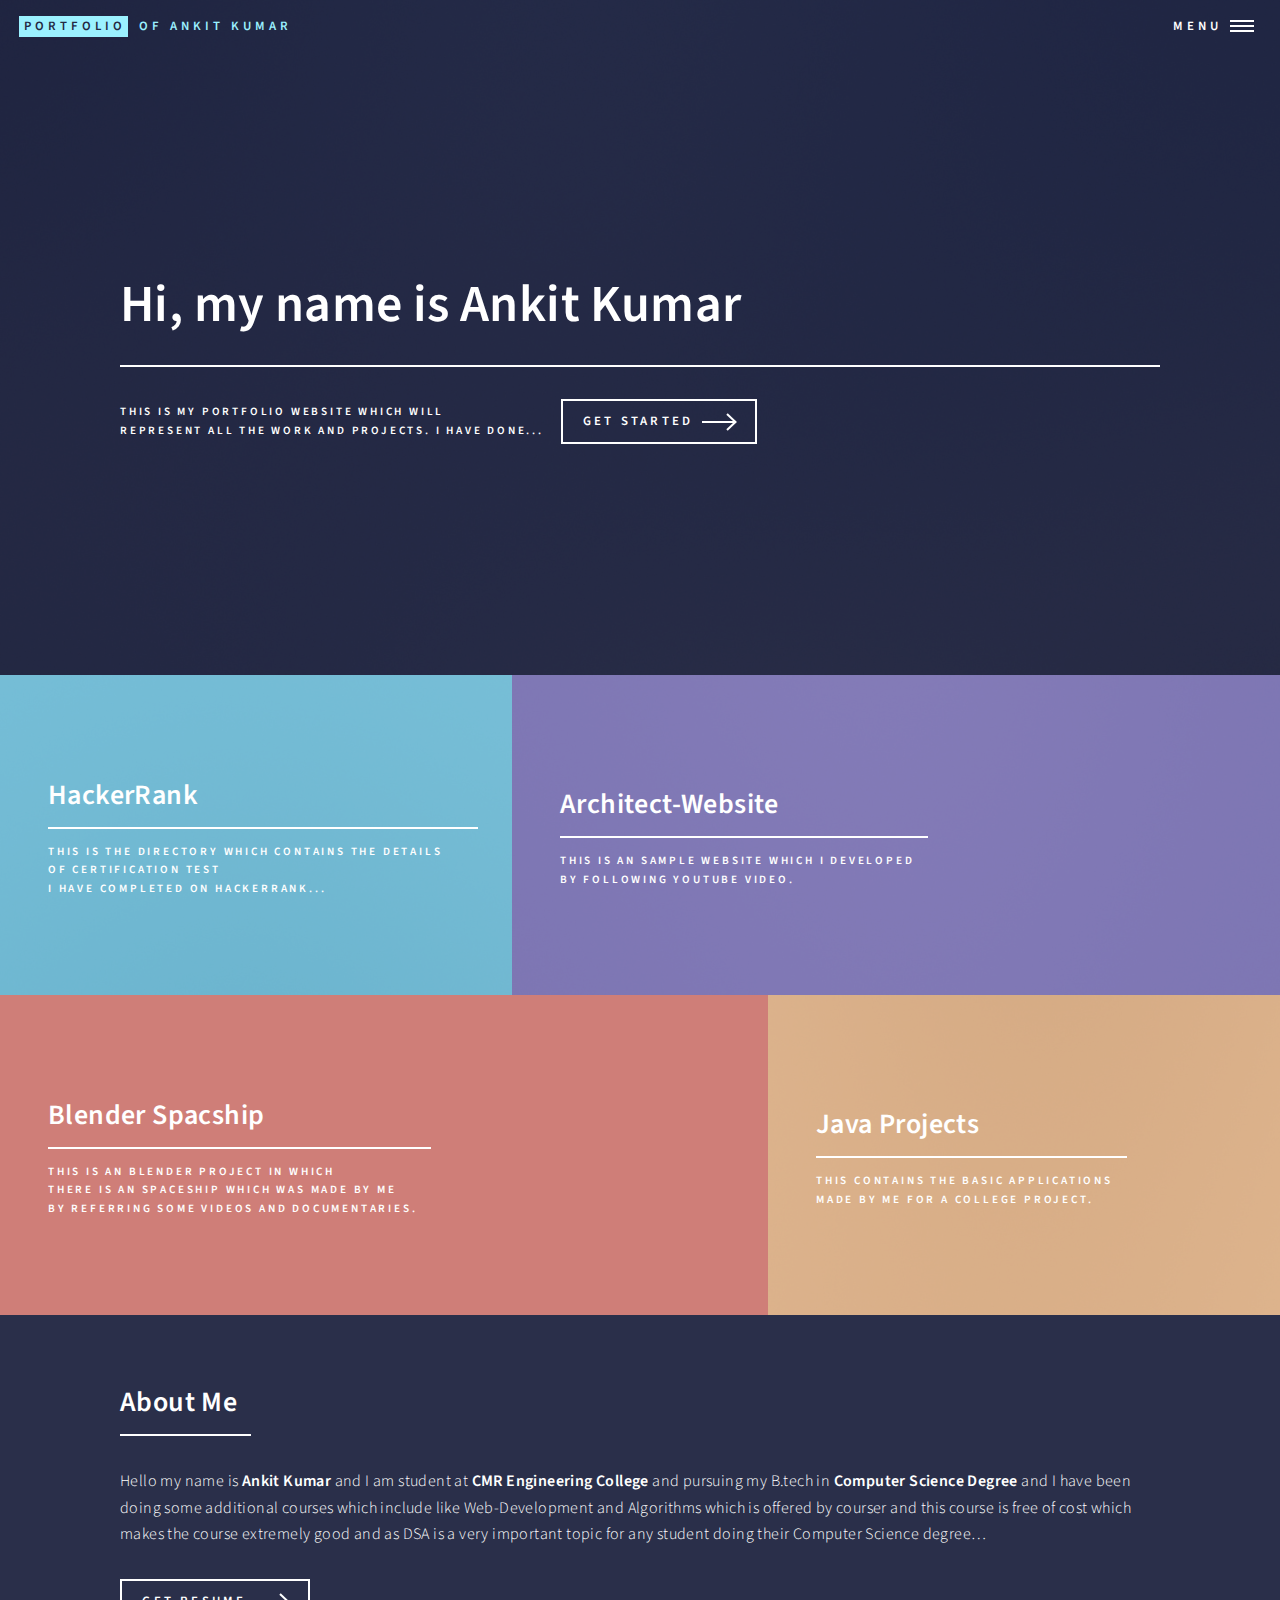
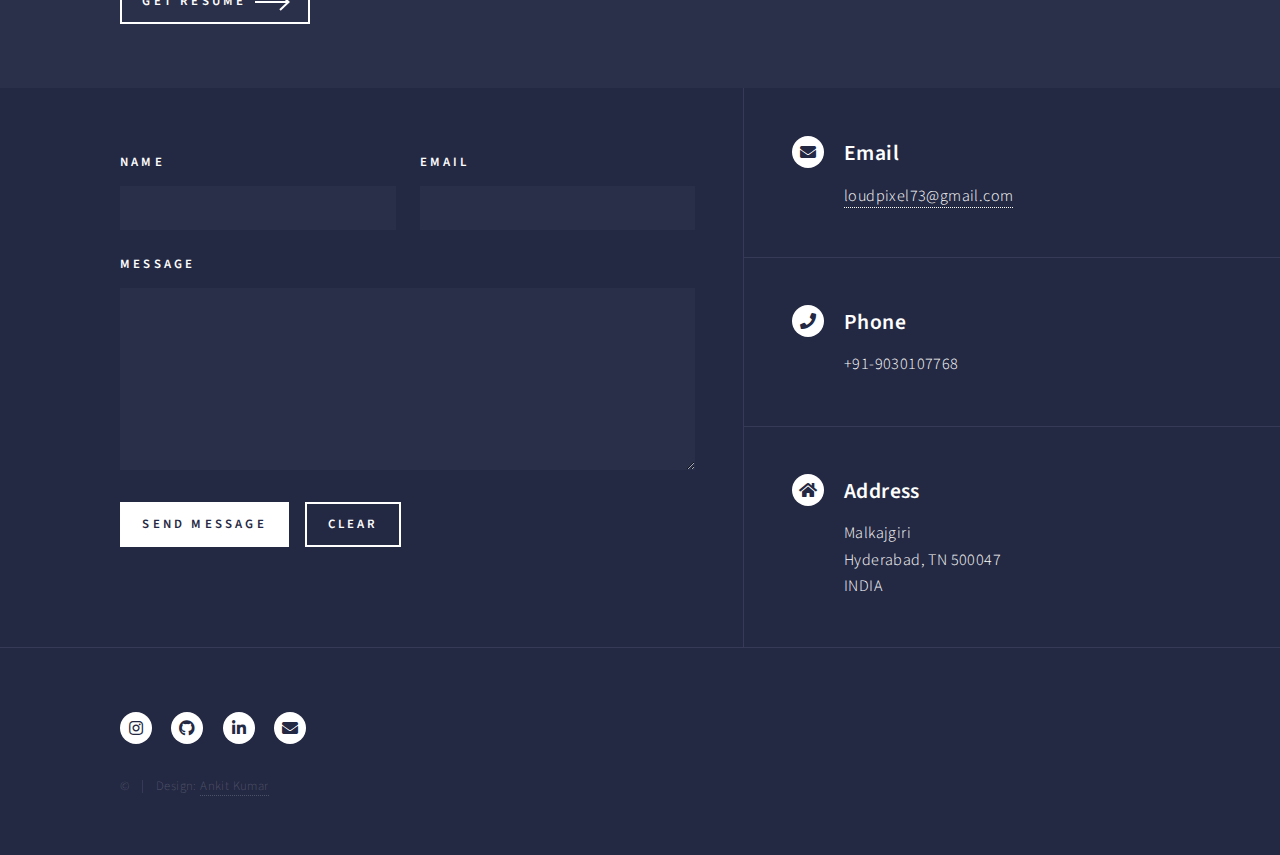
<file: index.html>
<!DOCTYPE HTML>

<html>
	<head>
		<title>PortFolio--Ankit Kumar--</title>
		<meta charset="utf-8" />
		<meta name="viewport" content="width=device-width, initial-scale=1, user-scalable=no" />
		<link rel="stylesheet" href="assets/css/main.css" />
		<noscript><link rel="stylesheet" href="assets/css/noscript.css" /></noscript>
	</head>
	<body class="is-preload">

		<!-- Wrapper -->
			<div id="wrapper">

				<!-- Header -->
					<header id="header" class="alt">
						<a href="index.html" class="logo"><strong>PortFolio</strong> <span>of Ankit Kumar</span></a>
						<nav>
							<a href="#menu">Menu</a>
						</nav>
					</header>

				<!-- Menu -->
					<nav id="menu">
						<ul class="links">
							<li><a href="index.html">Home</a></li>
							<li><a href="https://ankitkumar72.github.io/Hackerrank/">HackerRank</a></li>
							<li><a href="https://ankitkumar72.github.io/Architect-Website/">Website </a></li>
							<li><a href="elements.html">Blender Project</a></li>
							<li><a href="Pacman.html">Java Project</a></li>

						</ul>
						<ul class="actions stacked">
							<li><a href="#one" class="button primary fit">Get Started</a></li>
							
						</ul>
					</nav>

				<!-- Banner -->
					<section id="banner" class="major">
						<div class="inner">
							<header class="major">
								<h1>Hi, my name is Ankit Kumar</h1>
							</header>
							<div class="content">
								<p>This is My PortFolio Website which will<br />
								represent all the work and projects. I have done...</p>
								<ul class="actions">
									<li><a href="#one" class="button next scrolly">Get Started</a></li>
								</ul>
							</div>
						</div>
					</section>

				<!-- Main -->
					<div id="main">

						<!-- One -->
							<section id="one" class="tiles">
								<article>
									<span class="image">
										<img src="images/pic01.jpg" alt="" />
									</span>
									<header class="major">
										<h3><a href="https://ankitkumar72.github.io/Hackerrank/" class="link">HackerRank</a></h3>
										<p>This is the directory which contains the details of certification test <br/> I have completed on HackerRank...</p>
									</header>
								</article>
								<article>
									<span class="image">
										<img src="images/pic02.jpg" alt="" />
									</span>
									<header class="major">
										<h3><a href="https://ankitkumar72.github.io/Architect-Website/" class="link">Architect-Website</a></h3>
										<p>This is an Sample Website which I developed <br />by following YouTube video.</p>
									</header>
								</article>
								<article>
									<span class="image">
										<img src="images/Problem_Solving(Basic).png" alt="" />
									</span>
									<header class="major">
										<h3><a href="Blender.html" class="link">Blender Spacship</a></h3>
										<p>This is an Blender project in which <br />there is an Spaceship which was made by me <br />by referring some videos and documentaries.</p>
									</header>
								</article>
								<article>
									<span class="image">
										<img src="images/pic04.jpg" alt="" />
									</span>
									<header class="major">
										<h3><a href="https://ankitkumar72.github.io/Pacman/" class="link">Java Projects</a></h3>
										<p>This contains the basic applications<br/> made by me for a college project. </p>
									</header>
								</article>
							</section>

						<!-- Two -->
							<section id="two">
								<div class="inner">
									<header class="major">
										<h2>About Me</h2>
									</header>
									<p>Hello my name is <b>Ankit Kumar</b> and I am student at <b>CMR Engineering College</b> and pursuing my B.tech in <b>Computer Science Degree</b> and I have been  doing some additional courses which include like Web-Development and Algorithms which is offered by courser and this course is free of cost which makes the course extremely good and as DSA is a very important topic for any student doing their Computer Science degree…</p>
									<ul class="actions">
										<li><a href="Resume.html" class="button next">Get Resume</a></li>
									</ul>
								</div>
							</section>

					</div>

				<!-- Contact -->
					<section id="contact">
						<div class="inner">
							<section>
								<form method="post" action="#">
									<div class="fields">
										<div class="field half">
											<label for="name">Name</label>
											<input type="text" name="name" id="name" />
										</div>
										<div class="field half">
											<label for="email">Email</label>
											<input type="text" name="email" id="email" />
										</div>
										<div class="field">
											<label for="message">Message</label>
											<textarea name="message" id="message" rows="6"></textarea>
										</div>
									</div>
									<ul class="actions">
										<li><input type="submit" value="Send Message" class="primary" /></li>
										<li><input type="reset" value="Clear" /></li>
									</ul>
								</form>
							</section>
							<section class="split">
								<section>
									<div class="contact-method">
										<span class="icon solid alt fa-envelope"></span>
										<h3>Email</h3>
										<a href="">loudpixel73@gmail.com</a>
									</div>
								</section>
								<section>
									<div class="contact-method">
										<span class="icon solid alt fa-phone"></span>
										<h3>Phone</h3>
										<span>+91-9030107768</span>
									</div>
								</section>
								<section>
									<div class="contact-method">
										<span class="icon solid alt fa-home"></span>
										<h3>Address</h3>
										<span> Malkajgiri<br />
										Hyderabad, TN 500047<br />
										INDIA</span>
									</div>
								</section>
							</section>
						</div>
					</section>

				<!-- Footer -->
					<footer id="footer">
						<div class="inner">
							<ul class="icons">
								
								<li><a href="https://www.instagram.com/ankitkumar2856/" class="icon brands alt fa-instagram"><span class="label">Instagram</span></a></li>
								<li><a href="https://github.com/Ankitkumar72" class="icon brands alt fa-github"><span class="label">GitHub</span></a></li>
								<li><a href="https://www.linkedin.com/in/ankit-kumar-b35179239/" class="icon brands alt fa-linkedin-in"><span class="label">LinkedIn</span></a></li>
								<li><a href ="https://accounts.google.com/signin/v2/identifier?service=mail&passive=1209600&osid=1&continue=https%3A%2F%2Fmail.google.com%2Fmail%2Fu%2F0%2F&followup=https%3A%2F%2Fmail.google.com%2Fmail%2Fu%2F0%2F&emr=1&flowName=GlifWebSignIn&flowEntry=ServiceLogin" class="icon solid alt fa-envelope""><span class="label">Mail</span></a></li>
							</ul>
							<ul class="copyright">
								<li>&copy; </li><li>Design: <a href="https://github.com/Ankitkumar72">Ankit Kumar</a></li>
							</ul>
						</div>
					</footer>

			</div>

		<!-- Scripts -->
			<script src="assets/js/jquery.min.js"></script>
			<script src="assets/js/jquery.scrolly.min.js"></script>
			<script src="assets/js/jquery.scrollex.min.js"></script>
			<script src="assets/js/browser.min.js"></script>
			<script src="assets/js/breakpoints.min.js"></script>
			<script src="assets/js/util.js"></script>
			<script src="assets/js/main.js"></script>

	</body>
</html>
</file>
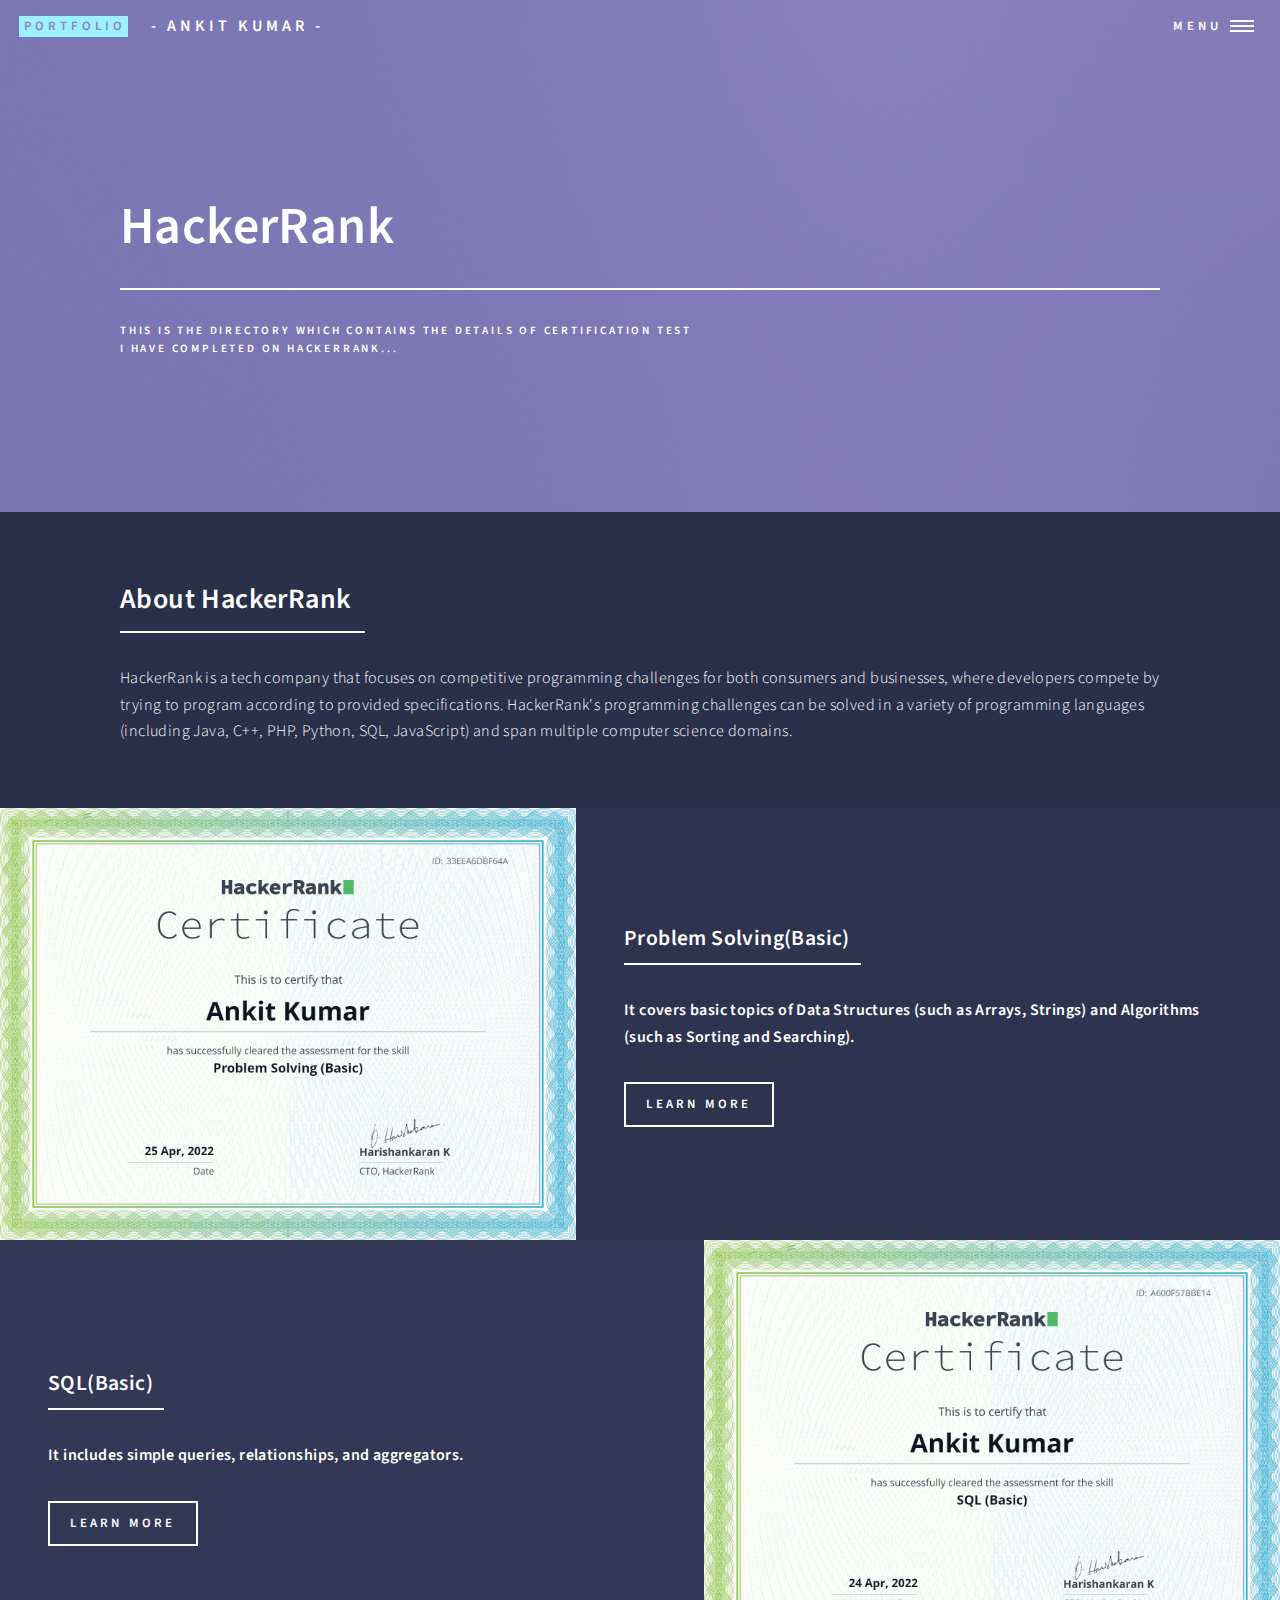
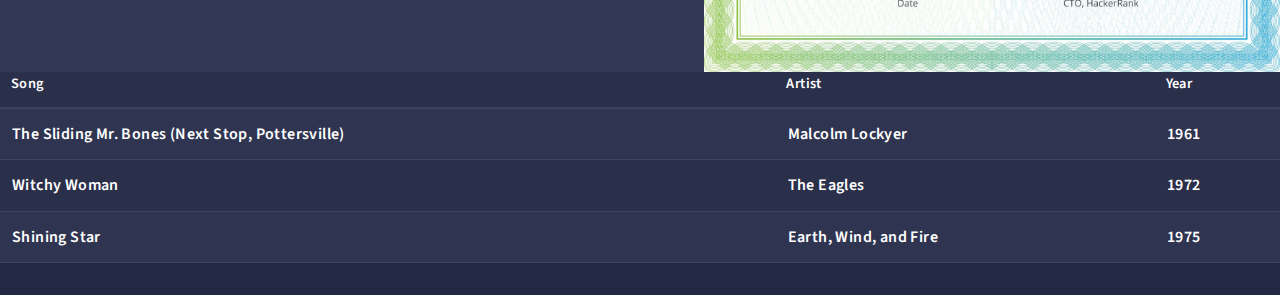
<file: landing.html>
<!DOCTYPE HTML>

<html>
	<head>
		<title>HackerRank - Ankit Kumar - </title>
		<meta charset="utf-8" />
		<meta name="viewport" content="width=device-width, initial-scale=1, user-scalable=no" />
		<link rel="stylesheet" href="assets/css/main.css" />
		<noscript><link rel="stylesheet" href="assets/css/noscript.css" /></noscript>
	</head>
	<body class="is-preload">

		<!-- Wrapper -->
			<div id="wrapper">

				<!-- Header -->
				<!-- Note: The "styleN" class below should match that of the banner element. -->
					<header id="header" class="alt style2">
						<a href="index.html" class="logo"><strong>Portfolio</strong></a> <span> - Ankit Kumar -</span></a>
						<nav>
							<a href="#menu">Menu</a>
						</nav>
					</header>

				<!-- Menu -->
					<nav id="menu">
						<ul class="links">
							<li><a href="index.html">Home</a></li>
							<li><a href="https://ankitkumar72.github.io/Hackerrank/">HackerRank</a></li>
							<li><a href="https://ankitkumar72.github.io/Architect-Website/">Website</a></li>
							<li><a href="elements.html">Blender Project</a></li>
							<li><a href="elements.html">Java Project</a></li>
						</ul>
						<ul class="actions stacked">
							<li><a href="#" class="button primary fit">Get Started</a></li>
							<li><a href="#" class="button fit">Log In</a></li>
						</ul>
					</nav>

				<!-- Banner -->
					<section id="banner" class="style2">
						<div class="inner">
							<span class="image">
								<img src="images/pic07.jpg" alt="" />
							</span>
							<header class="major">
								<h1>HackerRank</h1>
							</header>
							<div class="content">
								<p>This is the directory which contains the details of certification test <br/> I have completed on HackerRank...</p>

							</div>
						</div>
					</section>

				<!-- Main -->
					<div id="main">

						<!-- One -->
							<section id="one">
								<div class="inner">
									<header class="major">
										<h2>About HackerRank</h2>
									</header>
									<p> HackerRank is a tech company that focuses on competitive programming challenges for both consumers and businesses, where developers compete by trying to program according to provided specifications. HackerRank's programming challenges can be solved in a variety of programming languages (including Java, C++, PHP, Python, SQL, JavaScript) and span multiple computer science domains.</p>
								</div>
							</section>

						<!-- Two -->
							<section id="two" class="spotlights">
								<section>
									<a href="#" class="image">
										<img src="images/Problem_Solving(Basic).png" alt="" data-position="center center" />
									</a>
									<div class="content">
										<div class="inner">
											<header class="major">
												<h3>Problem Solving(Basic)</h3>
											</header>
											<p><b> It covers basic topics of Data Structures (such as Arrays, Strings) and Algorithms (such as Sorting and Searching). </b></p>
											<ul class="actions">
												<li><a href="https://www.hackerrank.com/skills-verification/problem_solving_basic" class="button">Learn more</a></li>
											</ul>
										</div>
									</div>
								</section>
								<section>
									<a href="#" class="image">
										<img src="images/SQL_Certificate.png" alt="" data-position="top center" />
									</a>
									<div class="content">
										<div class="inner">
											<header class="major">
												<h3>SQL(Basic)</h3>
											</header>
											<p><b>It includes simple queries, relationships, and aggregators.<b /></p>
											<ul class="actions">
												<li><a href="https://www.hackerrank.com/skills-verification/sql_basic" class="button">Learn more</a></li>
											</ul>
										</div>
									</div>
								</section>
							<section>
								<table class="table-auto">
									<thead>
									  <tr>
										<th>Song</th>
										<th>Artist</th>
										<th>Year</th>
									  </tr>
									</thead>
									<tbody>
									  <tr>
										<td>The Sliding Mr. Bones (Next Stop, Pottersville)</td>
										<td>Malcolm Lockyer</td>
										<td>1961</td>
									  </tr>
									  <tr>
										<td>Witchy Woman</td>
										<td>The Eagles</td>
										<td>1972</td>
									  </tr>
									  <tr>
										<td>Shining Star</td>
										<td>Earth, Wind, and Fire</td>
										<td>1975</td>
									  </tr>
									</tbody>
								  </table>
								</section>
			

		<!-- Scripts -->
			<script src="assets/js/jquery.min.js"></script>
			<script src="assets/js/jquery.scrolly.min.js"></script>
			<script src="assets/js/jquery.scrollex.min.js"></script>
			<script src="assets/js/browser.min.js"></script>
			<script src="assets/js/breakpoints.min.js"></script>
			<script src="assets/js/util.js"></script>
			<script src="assets/js/main.js"></script>

	</body>
</html>
</file>
<file: assets/css/noscript.css>
body.is-preload #banner:after {
		opacity: 1;
	}

	body.is-preload #banner > .inner {
		-moz-filter: none;
		-webkit-filter: none;
		-ms-filter: none;
		filter: none;
		-moz-transform: none;
		-webkit-transform: none;
		-ms-transform: none;
		transform: none;
		opacity: 1;
	}
</file>
<file: assets/css/main.css>
@import url(fontawesome-all.min.css);
@import url("https://fonts.googleapis.com/css?family=Source+Sans+Pro:300,300italic,600,600italic");



html, body, div, span, applet, object,
iframe, h1, h2, h3, h4, h5, h6, p, blockquote,
pre, a, abbr, acronym, address, big, cite,
code, del, dfn, em, img, ins, kbd, q, s, samp,
small, strike, strong, sub, sup, tt, var, b,
u, i, center, dl, dt, dd, ol, ul, li, fieldset,
form, label, legend, table, caption, tbody,
tfoot, thead, tr, th, td, article, aside,
canvas, details, embed, figure, figcaption,
footer, header, hgroup, menu, nav, output, ruby,
section, summary, time, mark, audio, video {
	margin: 0;
	padding: 0;
	border: 0;
	font-size: 100%;
	font: inherit;
	vertical-align: baseline;}

article, aside, details, figcaption, figure,
footer, header, hgroup, menu, nav, section {
	display: block;}

body {
	line-height: 1;
}

ol, ul {
	list-style: none;
}

blockquote, q {
	quotes: none;
}

	blockquote:before, blockquote:after, q:before, q:after {
		content: '';
		content: none;
	}

table {
	border-collapse: collapse;
	border-spacing: 0;
}

body {
	-webkit-text-size-adjust: none;
}

mark {
	background-color: transparent;
	color: inherit;
}

input::-moz-focus-inner {
	border: 0;
	padding: 0;
}

input, select, textarea {
	-moz-appearance: none;
	-webkit-appearance: none;
	-ms-appearance: none;
	appearance: none;
}

/* Basic */

	@-ms-viewport {
		width: device-width;
	}

	body {
		-ms-overflow-style: scrollbar;
	}

	@media screen and (max-width: 480px) {

		html, body {
			min-width: 320px;
		}

	}

	html {
		box-sizing: border-box;
	}

	*, *:before, *:after {
		box-sizing: inherit;
	}

	body {
		background: #242943;
	}

		body.is-preload *, body.is-preload *:before, body.is-preload *:after {
			-moz-animation: none !important;
			-webkit-animation: none !important;
			-ms-animation: none !important;
			animation: none !important;
			-moz-transition: none !important;
			-webkit-transition: none !important;
			-ms-transition: none !important;
			transition: none !important;
		}

/* Type */

	body, input, select, textarea {
		color: #ffffff;
		font-family: "Source Sans Pro", Helvetica, sans-serif;
		font-size: 17pt;
		font-weight: 300;
		letter-spacing: 0.025em;
		line-height: 1.65;
	}

		@media screen and (max-width: 1680px) {

			body, input, select, textarea {
				font-size: 14pt;
			}

		}

		@media screen and (max-width: 1280px) {

			body, input, select, textarea {
				font-size: 12pt;
			}

		}

		@media screen and (max-width: 360px) {

			body, input, select, textarea {
				font-size: 11pt;
			}

		}

	a {
		-moz-transition: color 0.2s ease-in-out, border-bottom-color 0.2s ease-in-out;
		-webkit-transition: color 0.2s ease-in-out, border-bottom-color 0.2s ease-in-out;
		-ms-transition: color 0.2s ease-in-out, border-bottom-color 0.2s ease-in-out;
		transition: color 0.2s ease-in-out, border-bottom-color 0.2s ease-in-out;
		border-bottom: dotted 1px;
		color: inherit;
		text-decoration: none;
	}

		a:hover {
			border-bottom-color: transparent;
			color: #9bf1ff !important;
		}

		a:active {
			color: #53e3fb !important;
		}

	strong, b {
		color: #ffffff;
		font-weight: 600;
	}

	em, i {
		font-style: italic;
	}

	p {
		margin: 0 0 2em 0;
	}

	h1, h2, h3, h4, h5, h6 {
		color: #ffffff;
		font-weight: 600;
		line-height: 1.65;
		margin: 0 0 1em 0;
	}

		h1 a, h2 a, h3 a, h4 a, h5 a, h6 a {
			color: inherit;
			border-bottom: 0;
		}

	h1 {
		font-size: 2.5em;
	}

	h2 {
		font-size: 1.75em;
	}

	h3 {
		font-size: 1.35em;
	}

	h4 {
		font-size: 1.1em;
	}

	h5 {
		font-size: 0.9em;
	}

	h6 {
		font-size: 0.7em;
	}

	@media screen and (max-width: 736px) {

		h1 {
			font-size: 2em;
		}

		h2 {
			font-size: 1.5em;
		}

		h3 {
			font-size: 1.25em;
		}

	}

	sub {
		font-size: 0.8em;
		position: relative;
		top: 0.5em;
	}

	sup {
		font-size: 0.8em;
		position: relative;
		top: -0.5em;
	}

	blockquote {
		border-left: solid 4px rgba(212, 212, 255, 0.1);
		font-style: italic;
		margin: 0 0 2em 0;
		padding: 0.5em 0 0.5em 2em;
	}

	code {
		background: rgba(212, 212, 255, 0.035);
		font-family: "Courier New", monospace;
		font-size: 0.9em;
		margin: 0 0.25em;
		padding: 0.25em 0.65em;
	}

	pre {
		-webkit-overflow-scrolling: touch;
		font-family: "Courier New", monospace;
		font-size: 0.9em;
		margin: 0 0 2em 0;
	}

		pre code {
			display: block;
			line-height: 1.75;
			padding: 1em 1.5em;
			overflow-x: auto;
		}

	hr {
		border: 0;
		border-bottom: solid 1px rgba(212, 212, 255, 0.1);
		margin: 2em 0;
	}

		hr.major {
			margin: 3em 0;
		}

	.align-left {
		text-align: left;
	}

	.align-center {
		text-align: center;
	}

	.align-right {
		text-align: right;
	}

/* Row */

	.row {
		display: flex;
		flex-wrap: wrap;
		box-sizing: border-box;
		align-items: stretch;
	}

		.row > * {
			box-sizing: border-box;
		}

		.row.gtr-uniform > * > :last-child {
			margin-bottom: 0;
		}

		.row.aln-left {
			justify-content: flex-start;
		}

		.row.aln-center {
			justify-content: center;
		}

		.row.aln-right {
			justify-content: flex-end;
		}

		.row.aln-top {
			align-items: flex-start;
		}

		.row.aln-middle {
			align-items: center;
		}

		.row.aln-bottom {
			align-items: flex-end;
		}

		.row > .imp {
			order: -1;
		}

		.row > .col-1 {
			width: 8.33333%;
		}

		.row > .off-1 {
			margin-left: 8.33333%;
		}

		.row > .col-2 {
			width: 16.66667%;
		}

		.row > .off-2 {
			margin-left: 16.66667%;
		}

		.row > .col-3 {
			width: 25%;
		}

		.row > .off-3 {
			margin-left: 25%;
		}

		.row > .col-4 {
			width: 33.33333%;
		}

		.row > .off-4 {
			margin-left: 33.33333%;
		}

		.row > .col-5 {
			width: 41.66667%;
		}

		.row > .off-5 {
			margin-left: 41.66667%;
		}

		.row > .col-6 {
			width: 50%;
		}

		.row > .off-6 {
			margin-left: 50%;
		}

		.row > .col-7 {
			width: 58.33333%;
		}

		.row > .off-7 {
			margin-left: 58.33333%;
		}

		.row > .col-8 {
			width: 66.66667%;
		}

		.row > .off-8 {
			margin-left: 66.66667%;
		}

		.row > .col-9 {
			width: 75%;
		}

		.row > .off-9 {
			margin-left: 75%;
		}

		.row > .col-10 {
			width: 83.33333%;
		}

		.row > .off-10 {
			margin-left: 83.33333%;
		}

		.row > .col-11 {
			width: 91.66667%;
		}

		.row > .off-11 {
			margin-left: 91.66667%;
		}

		.row > .col-12 {
			width: 100%;
		}

		.row > .off-12 {
			margin-left: 100%;
		}

		.row.gtr-0 {
			margin-top: 0;
			margin-left: 0em;
		}

			.row.gtr-0 > * {
				padding: 0 0 0 0em;
			}

			.row.gtr-0.gtr-uniform {
				margin-top: 0em;
			}

				.row.gtr-0.gtr-uniform > * {
					padding-top: 0em;
				}

		.row.gtr-25 {
			margin-top: 0;
			margin-left: -0.5em;
		}

			.row.gtr-25 > * {
				padding: 0 0 0 0.5em;
			}

			.row.gtr-25.gtr-uniform {
				margin-top: -0.5em;
			}

				.row.gtr-25.gtr-uniform > * {
					padding-top: 0.5em;
				}

		.row.gtr-50 {
			margin-top: 0;
			margin-left: -1em;
		}

			.row.gtr-50 > * {
				padding: 0 0 0 1em;
			}

			.row.gtr-50.gtr-uniform {
				margin-top: -1em;
			}

				.row.gtr-50.gtr-uniform > * {
					padding-top: 1em;
				}

		.row {
			margin-top: 0;
			margin-left: -2em;
		}

			.row > * {
				padding: 0 0 0 2em;
			}

			.row.gtr-uniform {
				margin-top: -2em;
			}

				.row.gtr-uniform > * {
					padding-top: 2em;
				}

		.row.gtr-150 {
			margin-top: 0;
			margin-left: -3em;
		}

			.row.gtr-150 > * {
				padding: 0 0 0 3em;
			}

			.row.gtr-150.gtr-uniform {
				margin-top: -3em;
			}

				.row.gtr-150.gtr-uniform > * {
					padding-top: 3em;
				}

		.row.gtr-200 {
			margin-top: 0;
			margin-left: -4em;
		}

			.row.gtr-200 > * {
				padding: 0 0 0 4em;
			}

			.row.gtr-200.gtr-uniform {
				margin-top: -4em;
			}

				.row.gtr-200.gtr-uniform > * {
					padding-top: 4em;
				}

		@media screen and (max-width: 1680px) {

			.row {
				display: flex;
				flex-wrap: wrap;
				box-sizing: border-box;
				align-items: stretch;
			}

				.row > * {
					box-sizing: border-box;
				}

				.row.gtr-uniform > * > :last-child {
					margin-bottom: 0;
				}

				.row.aln-left {
					justify-content: flex-start;
				}

				.row.aln-center {
					justify-content: center;
				}

				.row.aln-right {
					justify-content: flex-end;
				}

				.row.aln-top {
					align-items: flex-start;
				}

				.row.aln-middle {
					align-items: center;
				}

				.row.aln-bottom {
					align-items: flex-end;
				}

				.row > .imp-xlarge {
					order: -1;
				}

				.row > .col-1-xlarge {
					width: 8.33333%;
				}

				.row > .off-1-xlarge {
					margin-left: 8.33333%;
				}

				.row > .col-2-xlarge {
					width: 16.66667%;
				}

				.row > .off-2-xlarge {
					margin-left: 16.66667%;
				}

				.row > .col-3-xlarge {
					width: 25%;
				}

				.row > .off-3-xlarge {
					margin-left: 25%;
				}

				.row > .col-4-xlarge {
					width: 33.33333%;
				}

				.row > .off-4-xlarge {
					margin-left: 33.33333%;
				}

				.row > .col-5-xlarge {
					width: 41.66667%;
				}

				.row > .off-5-xlarge {
					margin-left: 41.66667%;
				}

				.row > .col-6-xlarge {
					width: 50%;
				}

				.row > .off-6-xlarge {
					margin-left: 50%;
				}

				.row > .col-7-xlarge {
					width: 58.33333%;
				}

				.row > .off-7-xlarge {
					margin-left: 58.33333%;
				}

				.row > .col-8-xlarge {
					width: 66.66667%;
				}

				.row > .off-8-xlarge {
					margin-left: 66.66667%;
				}

				.row > .col-9-xlarge {
					width: 75%;
				}

				.row > .off-9-xlarge {
					margin-left: 75%;
				}

				.row > .col-10-xlarge {
					width: 83.33333%;
				}

				.row > .off-10-xlarge {
					margin-left: 83.33333%;
				}

				.row > .col-11-xlarge {
					width: 91.66667%;
				}

				.row > .off-11-xlarge {
					margin-left: 91.66667%;
				}

				.row > .col-12-xlarge {
					width: 100%;
				}

				.row > .off-12-xlarge {
					margin-left: 100%;
				}

				.row.gtr-0 {
					margin-top: 0;
					margin-left: 0em;
				}

					.row.gtr-0 > * {
						padding: 0 0 0 0em;
					}

					.row.gtr-0.gtr-uniform {
						margin-top: 0em;
					}

						.row.gtr-0.gtr-uniform > * {
							padding-top: 0em;
						}

				.row.gtr-25 {
					margin-top: 0;
					margin-left: -0.5em;
				}

					.row.gtr-25 > * {
						padding: 0 0 0 0.5em;
					}

					.row.gtr-25.gtr-uniform {
						margin-top: -0.5em;
					}

						.row.gtr-25.gtr-uniform > * {
							padding-top: 0.5em;
						}

				.row.gtr-50 {
					margin-top: 0;
					margin-left: -1em;
				}

					.row.gtr-50 > * {
						padding: 0 0 0 1em;
					}

					.row.gtr-50.gtr-uniform {
						margin-top: -1em;
					}

						.row.gtr-50.gtr-uniform > * {
							padding-top: 1em;
						}

				.row {
					margin-top: 0;
					margin-left: -2em;
				}

					.row > * {
						padding: 0 0 0 2em;
					}

					.row.gtr-uniform {
						margin-top: -2em;
					}

						.row.gtr-uniform > * {
							padding-top: 2em;
						}

				.row.gtr-150 {
					margin-top: 0;
					margin-left: -3em;
				}

					.row.gtr-150 > * {
						padding: 0 0 0 3em;
					}

					.row.gtr-150.gtr-uniform {
						margin-top: -3em;
					}

						.row.gtr-150.gtr-uniform > * {
							padding-top: 3em;
						}

				.row.gtr-200 {
					margin-top: 0;
					margin-left: -4em;
				}

					.row.gtr-200 > * {
						padding: 0 0 0 4em;
					}

					.row.gtr-200.gtr-uniform {
						margin-top: -4em;
					}

						.row.gtr-200.gtr-uniform > * {
							padding-top: 4em;
						}

		}

		@media screen and (max-width: 1280px) {

			.row {
				display: flex;
				flex-wrap: wrap;
				box-sizing: border-box;
				align-items: stretch;
			}

				.row > * {
					box-sizing: border-box;
				}

				.row.gtr-uniform > * > :last-child {
					margin-bottom: 0;
				}

				.row.aln-left {
					justify-content: flex-start;
				}

				.row.aln-center {
					justify-content: center;
				}

				.row.aln-right {
					justify-content: flex-end;
				}

				.row.aln-top {
					align-items: flex-start;
				}

				.row.aln-middle {
					align-items: center;
				}

				.row.aln-bottom {
					align-items: flex-end;
				}

				.row > .imp-large {
					order: -1;
				}

				.row > .col-1-large {
					width: 8.33333%;
				}

				.row > .off-1-large {
					margin-left: 8.33333%;
				}

				.row > .col-2-large {
					width: 16.66667%;
				}

				.row > .off-2-large {
					margin-left: 16.66667%;
				}

				.row > .col-3-large {
					width: 25%;
				}

				.row > .off-3-large {
					margin-left: 25%;
				}

				.row > .col-4-large {
					width: 33.33333%;
				}

				.row > .off-4-large {
					margin-left: 33.33333%;
				}

				.row > .col-5-large {
					width: 41.66667%;
				}

				.row > .off-5-large {
					margin-left: 41.66667%;
				}

				.row > .col-6-large {
					width: 50%;
				}

				.row > .off-6-large {
					margin-left: 50%;
				}

				.row > .col-7-large {
					width: 58.33333%;
				}

				.row > .off-7-large {
					margin-left: 58.33333%;
				}

				.row > .col-8-large {
					width: 66.66667%;
				}

				.row > .off-8-large {
					margin-left: 66.66667%;
				}

				.row > .col-9-large {
					width: 75%;
				}

				.row > .off-9-large {
					margin-left: 75%;
				}

				.row > .col-10-large {
					width: 83.33333%;
				}

				.row > .off-10-large {
					margin-left: 83.33333%;
				}

				.row > .col-11-large {
					width: 91.66667%;
				}

				.row > .off-11-large {
					margin-left: 91.66667%;
				}

				.row > .col-12-large {
					width: 100%;
				}

				.row > .off-12-large {
					margin-left: 100%;
				}

				.row.gtr-0 {
					margin-top: 0;
					margin-left: 0em;
				}

					.row.gtr-0 > * {
						padding: 0 0 0 0em;
					}

					.row.gtr-0.gtr-uniform {
						margin-top: 0em;
					}

						.row.gtr-0.gtr-uniform > * {
							padding-top: 0em;
						}

				.row.gtr-25 {
					margin-top: 0;
					margin-left: -0.375em;
				}

					.row.gtr-25 > * {
						padding: 0 0 0 0.375em;
					}

					.row.gtr-25.gtr-uniform {
						margin-top: -0.375em;
					}

						.row.gtr-25.gtr-uniform > * {
							padding-top: 0.375em;
						}

				.row.gtr-50 {
					margin-top: 0;
					margin-left: -0.75em;
				}

					.row.gtr-50 > * {
						padding: 0 0 0 0.75em;
					}

					.row.gtr-50.gtr-uniform {
						margin-top: -0.75em;
					}

						.row.gtr-50.gtr-uniform > * {
							padding-top: 0.75em;
						}

				.row {
					margin-top: 0;
					margin-left: -1.5em;
				}

					.row > * {
						padding: 0 0 0 1.5em;
					}

					.row.gtr-uniform {
						margin-top: -1.5em;
					}

						.row.gtr-uniform > * {
							padding-top: 1.5em;
						}

				.row.gtr-150 {
					margin-top: 0;
					margin-left: -2.25em;
				}

					.row.gtr-150 > * {
						padding: 0 0 0 2.25em;
					}

					.row.gtr-150.gtr-uniform {
						margin-top: -2.25em;
					}

						.row.gtr-150.gtr-uniform > * {
							padding-top: 2.25em;
						}

				.row.gtr-200 {
					margin-top: 0;
					margin-left: -3em;
				}

					.row.gtr-200 > * {
						padding: 0 0 0 3em;
					}

					.row.gtr-200.gtr-uniform {
						margin-top: -3em;
					}

						.row.gtr-200.gtr-uniform > * {
							padding-top: 3em;
						}

		}

		@media screen and (max-width: 980px) {

			.row {
				display: flex;
				flex-wrap: wrap;
				box-sizing: border-box;
				align-items: stretch;
			}

				.row > * {
					box-sizing: border-box;
				}

				.row.gtr-uniform > * > :last-child {
					margin-bottom: 0;
				}

				.row.aln-left {
					justify-content: flex-start;
				}

				.row.aln-center {
					justify-content: center;
				}

				.row.aln-right {
					justify-content: flex-end;
				}

				.row.aln-top {
					align-items: flex-start;
				}

				.row.aln-middle {
					align-items: center;
				}

				.row.aln-bottom {
					align-items: flex-end;
				}

				.row > .imp-medium {
					order: -1;
				}

				.row > .col-1-medium {
					width: 8.33333%;
				}

				.row > .off-1-medium {
					margin-left: 8.33333%;
				}

				.row > .col-2-medium {
					width: 16.66667%;
				}

				.row > .off-2-medium {
					margin-left: 16.66667%;
				}

				.row > .col-3-medium {
					width: 25%;
				}

				.row > .off-3-medium {
					margin-left: 25%;
				}

				.row > .col-4-medium {
					width: 33.33333%;
				}

				.row > .off-4-medium {
					margin-left: 33.33333%;
				}

				.row > .col-5-medium {
					width: 41.66667%;
				}

				.row > .off-5-medium {
					margin-left: 41.66667%;
				}

				.row > .col-6-medium {
					width: 50%;
				}

				.row > .off-6-medium {
					margin-left: 50%;
				}

				.row > .col-7-medium {
					width: 58.33333%;
				}

				.row > .off-7-medium {
					margin-left: 58.33333%;
				}

				.row > .col-8-medium {
					width: 66.66667%;
				}

				.row > .off-8-medium {
					margin-left: 66.66667%;
				}

				.row > .col-9-medium {
					width: 75%;
				}

				.row > .off-9-medium {
					margin-left: 75%;
				}

				.row > .col-10-medium {
					width: 83.33333%;
				}

				.row > .off-10-medium {
					margin-left: 83.33333%;
				}

				.row > .col-11-medium {
					width: 91.66667%;
				}

				.row > .off-11-medium {
					margin-left: 91.66667%;
				}

				.row > .col-12-medium {
					width: 100%;
				}

				.row > .off-12-medium {
					margin-left: 100%;
				}

				.row.gtr-0 {
					margin-top: 0;
					margin-left: 0em;
				}

					.row.gtr-0 > * {
						padding: 0 0 0 0em;
					}

					.row.gtr-0.gtr-uniform {
						margin-top: 0em;
					}

						.row.gtr-0.gtr-uniform > * {
							padding-top: 0em;
						}

				.row.gtr-25 {
					margin-top: 0;
					margin-left: -0.375em;
				}

					.row.gtr-25 > * {
						padding: 0 0 0 0.375em;
					}

					.row.gtr-25.gtr-uniform {
						margin-top: -0.375em;
					}

						.row.gtr-25.gtr-uniform > * {
							padding-top: 0.375em;
						}

				.row.gtr-50 {
					margin-top: 0;
					margin-left: -0.75em;
				}

					.row.gtr-50 > * {
						padding: 0 0 0 0.75em;
					}

					.row.gtr-50.gtr-uniform {
						margin-top: -0.75em;
					}

						.row.gtr-50.gtr-uniform > * {
							padding-top: 0.75em;
						}

				.row {
					margin-top: 0;
					margin-left: -1.5em;
				}

					.row > * {
						padding: 0 0 0 1.5em;
					}

					.row.gtr-uniform {
						margin-top: -1.5em;
					}

						.row.gtr-uniform > * {
							padding-top: 1.5em;
						}

				.row.gtr-150 {
					margin-top: 0;
					margin-left: -2.25em;
				}

					.row.gtr-150 > * {
						padding: 0 0 0 2.25em;
					}

					.row.gtr-150.gtr-uniform {
						margin-top: -2.25em;
					}

						.row.gtr-150.gtr-uniform > * {
							padding-top: 2.25em;
						}

				.row.gtr-200 {
					margin-top: 0;
					margin-left: -3em;
				}

					.row.gtr-200 > * {
						padding: 0 0 0 3em;
					}

					.row.gtr-200.gtr-uniform {
						margin-top: -3em;
					}

						.row.gtr-200.gtr-uniform > * {
							padding-top: 3em;
						}

		}

		@media screen and (max-width: 736px) {

			.row {
				display: flex;
				flex-wrap: wrap;
				box-sizing: border-box;
				align-items: stretch;
			}

				.row > * {
					box-sizing: border-box;
				}

				.row.gtr-uniform > * > :last-child {
					margin-bottom: 0;
				}

				.row.aln-left {
					justify-content: flex-start;
				}

				.row.aln-center {
					justify-content: center;
				}

				.row.aln-right {
					justify-content: flex-end;
				}

				.row.aln-top {
					align-items: flex-start;
				}

				.row.aln-middle {
					align-items: center;
				}

				.row.aln-bottom {
					align-items: flex-end;
				}

				.row > .imp-small {
					order: -1;
				}

				.row > .col-1-small {
					width: 8.33333%;
				}

				.row > .off-1-small {
					margin-left: 8.33333%;
				}

				.row > .col-2-small {
					width: 16.66667%;
				}

				.row > .off-2-small {
					margin-left: 16.66667%;
				}

				.row > .col-3-small {
					width: 25%;
				}

				.row > .off-3-small {
					margin-left: 25%;
				}

				.row > .col-4-small {
					width: 33.33333%;
				}

				.row > .off-4-small {
					margin-left: 33.33333%;
				}

				.row > .col-5-small {
					width: 41.66667%;
				}

				.row > .off-5-small {
					margin-left: 41.66667%;
				}

				.row > .col-6-small {
					width: 50%;
				}

				.row > .off-6-small {
					margin-left: 50%;
				}

				.row > .col-7-small {
					width: 58.33333%;
				}

				.row > .off-7-small {
					margin-left: 58.33333%;
				}

				.row > .col-8-small {
					width: 66.66667%;
				}

				.row > .off-8-small {
					margin-left: 66.66667%;
				}

				.row > .col-9-small {
					width: 75%;
				}

				.row > .off-9-small {
					margin-left: 75%;
				}

				.row > .col-10-small {
					width: 83.33333%;
				}

				.row > .off-10-small {
					margin-left: 83.33333%;
				}

				.row > .col-11-small {
					width: 91.66667%;
				}

				.row > .off-11-small {
					margin-left: 91.66667%;
				}

				.row > .col-12-small {
					width: 100%;
				}

				.row > .off-12-small {
					margin-left: 100%;
				}

				.row.gtr-0 {
					margin-top: 0;
					margin-left: 0em;
				}

					.row.gtr-0 > * {
						padding: 0 0 0 0em;
					}

					.row.gtr-0.gtr-uniform {
						margin-top: 0em;
					}

						.row.gtr-0.gtr-uniform > * {
							padding-top: 0em;
						}

				.row.gtr-25 {
					margin-top: 0;
					margin-left: -0.3125em;
				}

					.row.gtr-25 > * {
						padding: 0 0 0 0.3125em;
					}

					.row.gtr-25.gtr-uniform {
						margin-top: -0.3125em;
					}

						.row.gtr-25.gtr-uniform > * {
							padding-top: 0.3125em;
						}

				.row.gtr-50 {
					margin-top: 0;
					margin-left: -0.625em;
				}

					.row.gtr-50 > * {
						padding: 0 0 0 0.625em;
					}

					.row.gtr-50.gtr-uniform {
						margin-top: -0.625em;
					}

						.row.gtr-50.gtr-uniform > * {
							padding-top: 0.625em;
						}

				.row {
					margin-top: 0;
					margin-left: -1.25em;
				}

					.row > * {
						padding: 0 0 0 1.25em;
					}

					.row.gtr-uniform {
						margin-top: -1.25em;
					}

						.row.gtr-uniform > * {
							padding-top: 1.25em;
						}

				.row.gtr-150 {
					margin-top: 0;
					margin-left: -1.875em;
				}

					.row.gtr-150 > * {
						padding: 0 0 0 1.875em;
					}

					.row.gtr-150.gtr-uniform {
						margin-top: -1.875em;
					}

						.row.gtr-150.gtr-uniform > * {
							padding-top: 1.875em;
						}

				.row.gtr-200 {
					margin-top: 0;
					margin-left: -2.5em;
				}

					.row.gtr-200 > * {
						padding: 0 0 0 2.5em;
					}

					.row.gtr-200.gtr-uniform {
						margin-top: -2.5em;
					}

						.row.gtr-200.gtr-uniform > * {
							padding-top: 2.5em;
						}

		}

		@media screen and (max-width: 480px) {

			.row {
				display: flex;
				flex-wrap: wrap;
				box-sizing: border-box;
				align-items: stretch;
			}

				.row > * {
					box-sizing: border-box;
				}

				.row.gtr-uniform > * > :last-child {
					margin-bottom: 0;
				}

				.row.aln-left {
					justify-content: flex-start;
				}

				.row.aln-center {
					justify-content: center;
				}

				.row.aln-right {
					justify-content: flex-end;
				}

				.row.aln-top {
					align-items: flex-start;
				}

				.row.aln-middle {
					align-items: center;
				}

				.row.aln-bottom {
					align-items: flex-end;
				}

				.row > .imp-xsmall {
					order: -1;
				}

				.row > .col-1-xsmall {
					width: 8.33333%;
				}

				.row > .off-1-xsmall {
					margin-left: 8.33333%;
				}

				.row > .col-2-xsmall {
					width: 16.66667%;
				}

				.row > .off-2-xsmall {
					margin-left: 16.66667%;
				}

				.row > .col-3-xsmall {
					width: 25%;
				}

				.row > .off-3-xsmall {
					margin-left: 25%;
				}

				.row > .col-4-xsmall {
					width: 33.33333%;
				}

				.row > .off-4-xsmall {
					margin-left: 33.33333%;
				}

				.row > .col-5-xsmall {
					width: 41.66667%;
				}

				.row > .off-5-xsmall {
					margin-left: 41.66667%;
				}

				.row > .col-6-xsmall {
					width: 50%;
				}

				.row > .off-6-xsmall {
					margin-left: 50%;
				}

				.row > .col-7-xsmall {
					width: 58.33333%;
				}

				.row > .off-7-xsmall {
					margin-left: 58.33333%;
				}

				.row > .col-8-xsmall {
					width: 66.66667%;
				}

				.row > .off-8-xsmall {
					margin-left: 66.66667%;
				}

				.row > .col-9-xsmall {
					width: 75%;
				}

				.row > .off-9-xsmall {
					margin-left: 75%;
				}

				.row > .col-10-xsmall {
					width: 83.33333%;
				}

				.row > .off-10-xsmall {
					margin-left: 83.33333%;
				}

				.row > .col-11-xsmall {
					width: 91.66667%;
				}

				.row > .off-11-xsmall {
					margin-left: 91.66667%;
				}

				.row > .col-12-xsmall {
					width: 100%;
				}

				.row > .off-12-xsmall {
					margin-left: 100%;
				}

				.row.gtr-0 {
					margin-top: 0;
					margin-left: 0em;
				}

					.row.gtr-0 > * {
						padding: 0 0 0 0em;
					}

					.row.gtr-0.gtr-uniform {
						margin-top: 0em;
					}

						.row.gtr-0.gtr-uniform > * {
							padding-top: 0em;
						}

				.row.gtr-25 {
					margin-top: 0;
					margin-left: -0.3125em;
				}

					.row.gtr-25 > * {
						padding: 0 0 0 0.3125em;
					}

					.row.gtr-25.gtr-uniform {
						margin-top: -0.3125em;
					}

						.row.gtr-25.gtr-uniform > * {
							padding-top: 0.3125em;
						}

				.row.gtr-50 {
					margin-top: 0;
					margin-left: -0.625em;
				}

					.row.gtr-50 > * {
						padding: 0 0 0 0.625em;
					}

					.row.gtr-50.gtr-uniform {
						margin-top: -0.625em;
					}

						.row.gtr-50.gtr-uniform > * {
							padding-top: 0.625em;
						}

				.row {
					margin-top: 0;
					margin-left: -1.25em;
				}

					.row > * {
						padding: 0 0 0 1.25em;
					}

					.row.gtr-uniform {
						margin-top: -1.25em;
					}

						.row.gtr-uniform > * {
							padding-top: 1.25em;
						}

				.row.gtr-150 {
					margin-top: 0;
					margin-left: -1.875em;
				}

					.row.gtr-150 > * {
						padding: 0 0 0 1.875em;
					}

					.row.gtr-150.gtr-uniform {
						margin-top: -1.875em;
					}

						.row.gtr-150.gtr-uniform > * {
							padding-top: 1.875em;
						}

				.row.gtr-200 {
					margin-top: 0;
					margin-left: -2.5em;
				}

					.row.gtr-200 > * {
						padding: 0 0 0 2.5em;
					}

					.row.gtr-200.gtr-uniform {
						margin-top: -2.5em;
					}

						.row.gtr-200.gtr-uniform > * {
							padding-top: 2.5em;
						}

		}

/* Section/Article */

	section.special, article.special {
		text-align: center;
	}

	header.major {
		width: -moz-max-content;
		width: -webkit-max-content;
		width: -ms-max-content;
		width: max-content;
		margin-bottom: 2em;
	}

		header.major > :first-child {
			margin-bottom: 0;
			width: calc(100% + 0.5em);
		}

			header.major > :first-child:after {
				content: '';
				background-color: #ffffff;
				display: block;
				height: 2px;
				margin: 0.325em 0 0.5em 0;
				width: 100%;
			}

		header.major > p {
			font-size: 0.7em;
			font-weight: 600;
			letter-spacing: 0.25em;
			margin-bottom: 0;
			text-transform: uppercase;
		}

		body.is-ie header.major > :first-child:after {
			max-width: 9em;
		}

		body.is-ie header.major > h1:after {
			max-width: 100% !important;
		}

	@media screen and (max-width: 736px) {

		header.major > p br {
			display: none;
		}

	}

/* Form */

	form {
		margin: 0 0 2em 0;
	}

		form > :last-child {
			margin-bottom: 0;
		}

		form > .fields {
			display: -moz-flex;
			display: -webkit-flex;
			display: -ms-flex;
			display: flex;
			-moz-flex-wrap: wrap;
			-webkit-flex-wrap: wrap;
			-ms-flex-wrap: wrap;
			flex-wrap: wrap;
			width: calc(100% + 3em);
			margin: -1.5em 0 2em -1.5em;
		}

			form > .fields > .field {
				-moz-flex-grow: 0;
				-webkit-flex-grow: 0;
				-ms-flex-grow: 0;
				flex-grow: 0;
				-moz-flex-shrink: 0;
				-webkit-flex-shrink: 0;
				-ms-flex-shrink: 0;
				flex-shrink: 0;
				padding: 1.5em 0 0 1.5em;
				width: calc(100% - 1.5em);
			}

				form > .fields > .field.half {
					width: calc(50% - 0.75em);
				}

				form > .fields > .field.third {
					width: calc(100%/3 - 0.5em);
				}

				form > .fields > .field.quarter {
					width: calc(25% - 0.375em);
				}

		@media screen and (max-width: 480px) {

			form > .fields {
				width: calc(100% + 3em);
				margin: -1.5em 0 2em -1.5em;
			}

				form > .fields > .field {
					padding: 1.5em 0 0 1.5em;
					width: calc(100% - 1.5em);
				}

					form > .fields > .field.half {
						width: calc(100% - 1.5em);
					}

					form > .fields > .field.third {
						width: calc(100% - 1.5em);
					}

					form > .fields > .field.quarter {
						width: calc(100% - 1.5em);
					}

		}

	label {
		color: #ffffff;
		display: block;
		font-size: 0.8em;
		font-weight: 600;
		letter-spacing: 0.25em;
		margin: 0 0 1em 0;
		text-transform: uppercase;
	}

	input[type="text"],
	input[type="password"],
	input[type="email"],
	input[type="tel"],
	input[type="search"],
	input[type="url"],
	select,
	textarea {
		-moz-appearance: none;
		-webkit-appearance: none;
		-ms-appearance: none;
		appearance: none;
		background: rgba(212, 212, 255, 0.035);
		border: none;
		border-radius: 0;
		color: inherit;
		display: block;
		outline: 0;
		padding: 0 1em;
		text-decoration: none;
		width: 100%;
	}

		input[type="text"]:invalid,
		input[type="password"]:invalid,
		input[type="email"]:invalid,
		input[type="tel"]:invalid,
		input[type="search"]:invalid,
		input[type="url"]:invalid,
		select:invalid,
		textarea:invalid {
			box-shadow: none;
		}

		input[type="text"]:focus,
		input[type="password"]:focus,
		input[type="email"]:focus,
		input[type="tel"]:focus,
		input[type="search"]:focus,
		input[type="url"]:focus,
		select:focus,
		textarea:focus {
			border-color: #9bf1ff;
			box-shadow: 0 0 0 2px #9bf1ff;
		}

	select {
		background-image: url("data:image/svg+xml;charset=utf8,%3Csvg xmlns='http://www.w3.org/2000/svg' width='40' height='40' preserveAspectRatio='none' viewBox='0 0 40 40'%3E%3Cpath d='M9.4,12.3l10.4,10.4l10.4-10.4c0.2-0.2,0.5-0.4,0.9-0.4c0.3,0,0.6,0.1,0.9,0.4l3.3,3.3c0.2,0.2,0.4,0.5,0.4,0.9 c0,0.4-0.1,0.6-0.4,0.9L20.7,31.9c-0.2,0.2-0.5,0.4-0.9,0.4c-0.3,0-0.6-0.1-0.9-0.4L4.3,17.3c-0.2-0.2-0.4-0.5-0.4-0.9 c0-0.4,0.1-0.6,0.4-0.9l3.3-3.3c0.2-0.2,0.5-0.4,0.9-0.4S9.1,12.1,9.4,12.3z' fill='rgba(212, 212, 255, 0.1)' /%3E%3C/svg%3E");
		background-size: 1.25rem;
		background-repeat: no-repeat;
		background-position: calc(100% - 1rem) center;
		height: 2.75em;
		padding-right: 2.75em;
		text-overflow: ellipsis;
	}

		select option {
			color: #ffffff;
			background: #242943;
		}

		select:focus::-ms-value {
			background-color: transparent;
		}

		select::-ms-expand {
			display: none;
		}

	input[type="text"],
	input[type="password"],
	input[type="email"],
	input[type="tel"],
	input[type="search"],
	input[type="url"],
	select {
		height: 2.75em;
	}

	textarea {
		padding: 0.75em 1em;
	}

	input[type="checkbox"],
	input[type="radio"] {
		-moz-appearance: none;
		-webkit-appearance: none;
		-ms-appearance: none;
		appearance: none;
		display: block;
		float: left;
		margin-right: -2em;
		opacity: 0;
		width: 1em;
		z-index: -1;
	}

		input[type="checkbox"] + label,
		input[type="radio"] + label {
			text-decoration: none;
			color: #ffffff;
			cursor: pointer;
			display: inline-block;
			font-weight: 300;
			padding-left: 2.65em;
			padding-right: 0.75em;
			position: relative;
		}

			input[type="checkbox"] + label:before,
			input[type="radio"] + label:before {
				-moz-osx-font-smoothing: grayscale;
				-webkit-font-smoothing: antialiased;
				display: inline-block;
				font-style: normal;
				font-variant: normal;
				text-rendering: auto;
				line-height: 1;
				text-transform: none !important;
				font-family: 'Font Awesome 5 Free';
				font-weight: 900;
			}

			input[type="checkbox"] + label:before,
			input[type="radio"] + label:before {
				background: rgba(212, 212, 255, 0.035);
				content: '';
				display: inline-block;
				font-size: 0.8em;
				height: 2.0625em;
				left: 0;
				letter-spacing: 0;
				line-height: 2.0625em;
				position: absolute;
				text-align: center;
				top: 0;
				width: 2.0625em;
			}

		input[type="checkbox"]:checked + label:before,
		input[type="radio"]:checked + label:before {
			background: #ffffff;
			border-color: #9bf1ff;
			content: '\f00c';
			color: #242943;
		}

		input[type="checkbox"]:focus + label:before,
		input[type="radio"]:focus + label:before {
			box-shadow: 0 0 0 2px #9bf1ff;
		}

	input[type="radio"] + label:before {
		border-radius: 100%;
	}

	::-webkit-input-placeholder {
		color: rgba(244, 244, 255, 0.2) !important;
		opacity: 1.0;
	}

	:-moz-placeholder {
		color: rgba(244, 244, 255, 0.2) !important;
		opacity: 1.0;
	}

	::-moz-placeholder {
		color: rgba(244, 244, 255, 0.2) !important;
		opacity: 1.0;
	}

	:-ms-input-placeholder {
		color: rgba(244, 244, 255, 0.2) !important;
		opacity: 1.0;
	}

/* Box */

	.box {
		border: solid 1px rgba(212, 212, 255, 0.1);
		margin-bottom: 2em;
		padding: 1.5em;
	}

		.box > :last-child,
		.box > :last-child > :last-child,
		.box > :last-child > :last-child > :last-child {
			margin-bottom: 0;
		}

		.box.alt {
			border: 0;
			border-radius: 0;
			padding: 0;
		}

/* Icon */

	.icon {
		text-decoration: none;
		border-bottom: none;
		position: relative;
	}

		.icon:before {
			-moz-osx-font-smoothing: grayscale;
			-webkit-font-smoothing: antialiased;
			display: inline-block;
			font-style: normal;
			font-variant: normal;
			text-rendering: auto;
			line-height: 1;
			text-transform: none !important;
			font-family: 'Font Awesome 5 Free';
			font-weight: 400;
		}

		.icon > .label {
			display: none;
		}

		.icon:before {
			line-height: inherit;
		}

		.icon.solid:before {
			font-weight: 900;
		}

		.icon.brands:before {
			font-family: 'Font Awesome 5 Brands';
		}

		.icon.alt:before {
			background-color: #ffffff;
			border-radius: 100%;
			color: #242943;
			display: inline-block;
			height: 2em;
			line-height: 2em;
			text-align: center;
			width: 2em;
		}

	a.icon.alt:before {
		-moz-transition: background-color 0.2s ease-in-out;
		-webkit-transition: background-color 0.2s ease-in-out;
		-ms-transition: background-color 0.2s ease-in-out;
		transition: background-color 0.2s ease-in-out;
	}

	a.icon.alt:hover:before {
		background-color: #6fc3df;
	}

	a.icon.alt:active:before {
		background-color: #37a6cb;
	}

/* Image */

	.image {
		border: 0;
		display: inline-block;
		position: relative;
	}

		.image img {
			display: block;
		}

		.image.left, .image.right {
			max-width: 30%;
		}

			.image.left img, .image.right img {
				width: 100%;
			}

		.image.left {
			float: left;
			margin: 0 1.5em 1.25em 0;
			top: 0.25em;
		}

		.image.right {
			float: right;
			margin: 0 0 1.25em 1.5em;
			top: 0.25em;
		}

		.image.fit {
			display: block;
			margin: 0 0 2em 0;
			width: 100%;
		}

			.image.fit img {
				width: 100%;
			}

		.image.main {
			display: block;
			margin: 2.5em 0;
			width: 100%;
		}

			.image.main img {
				width: 100%;
			}

			@media screen and (max-width: 736px) {

				.image.main {
					margin: 1.5em 0;
				}

			}

/* List */

	ol {
		list-style: decimal;
		margin: 0 0 2em 0;
		padding-left: 1.25em;
	}

		ol li {
			padding-left: 0.25em;
		}

	ul {
		list-style: disc;
		margin: 0 0 2em 0;
		padding-left: 1em;
	}

		ul li {
			padding-left: 0.5em;
		}

		ul.alt {
			list-style: none;
			padding-left: 0;
		}

			ul.alt li {
				border-top: solid 1px rgba(212, 212, 255, 0.1);
				padding: 0.5em 0;
			}

				ul.alt li:first-child {
					border-top: 0;
					padding-top: 0;
				}

	dl {
		margin: 0 0 2em 0;
	}

		dl dt {
			display: block;
			font-weight: 600;
			margin: 0 0 1em 0;
		}

		dl dd {
			margin-left: 2em;
		}

/* Actions */

	ul.actions {
		display: -moz-flex;
		display: -webkit-flex;
		display: -ms-flex;
		display: flex;
		cursor: default;
		list-style: none;
		margin-left: -1em;
		padding-left: 0;
	}

		ul.actions li {
			padding: 0 0 0 1em;
			vertical-align: middle;
		}

		ul.actions.special {
			-moz-justify-content: center;
			-webkit-justify-content: center;
			-ms-justify-content: center;
			justify-content: center;
			width: 100%;
			margin-left: 0;
		}

			ul.actions.special li:first-child {
				padding-left: 0;
			}

		ul.actions.stacked {
			-moz-flex-direction: column;
			-webkit-flex-direction: column;
			-ms-flex-direction: column;
			flex-direction: column;
			margin-left: 0;
		}

			ul.actions.stacked li {
				padding: 1.3em 0 0 0;
			}

				ul.actions.stacked li:first-child {
					padding-top: 0;
				}

		ul.actions.fit {
			width: calc(100% + 1em);
		}

			ul.actions.fit li {
				-moz-flex-grow: 1;
				-webkit-flex-grow: 1;
				-ms-flex-grow: 1;
				flex-grow: 1;
				-moz-flex-shrink: 1;
				-webkit-flex-shrink: 1;
				-ms-flex-shrink: 1;
				flex-shrink: 1;
				width: 100%;
			}

				ul.actions.fit li > * {
					width: 100%;
				}

			ul.actions.fit.stacked {
				width: 100%;
			}

/* Icons */

	ul.icons {
		cursor: default;
		list-style: none;
		padding-left: 0;
	}

		ul.icons li {
			display: inline-block;
			padding: 0 1em 0 0;
		}

			ul.icons li:last-child {
				padding-right: 0;
			}

		@media screen and (max-width: 736px) {

			ul.icons li {
				padding: 0 0.75em 0 0;
			}

		}

/* Pagination */

	ul.pagination {
		cursor: default;
		list-style: none;
		padding-left: 0;
	}

		ul.pagination li {
			display: inline-block;
			padding-left: 0;
			vertical-align: middle;
		}

			ul.pagination li > .page {
				-moz-transition: background-color 0.2s ease-in-out, color 0.2s ease-in-out;
				-webkit-transition: background-color 0.2s ease-in-out, color 0.2s ease-in-out;
				-ms-transition: background-color 0.2s ease-in-out, color 0.2s ease-in-out;
				transition: background-color 0.2s ease-in-out, color 0.2s ease-in-out;
				border-bottom: 0;
				display: inline-block;
				font-size: 0.8em;
				font-weight: 600;
				height: 1.5em;
				line-height: 1.5em;
				margin: 0 0.125em;
				min-width: 1.5em;
				padding: 0 0.5em;
				text-align: center;
			}

				ul.pagination li > .page.active {
					background-color: #ffffff;
					color: #242943;
				}

					ul.pagination li > .page.active:hover {
						background-color: #9bf1ff;
						color: #242943 !important;
					}

					ul.pagination li > .page.active:active {
						background-color: #53e3fb;
					}

			ul.pagination li:first-child {
				padding-right: 0.75em;
			}

			ul.pagination li:last-child {
				padding-left: 0.75em;
			}

		@media screen and (max-width: 480px) {

			ul.pagination li:nth-child(n+2):nth-last-child(n+2) {
				display: none;
			}

			ul.pagination li:first-child {
				padding-right: 0;
			}

		}

/* Table */

	.table-wrapper {
		-webkit-overflow-scrolling: touch;
		overflow-x: auto;
	}

	table {
		margin: 0 0 2em 0;
		width: 100%;
	}

		table tbody tr {
			border: solid 1px rgba(212, 212, 255, 0.1);
			border-left: 0;
			border-right: 0;
		}

			table tbody tr:nth-child(2n + 1) {
				background-color: rgba(212, 212, 255, 0.035);
			}

		table td {
			padding: 0.75em 0.75em;
		}

		table th {
			color: #ffffff;
			font-size: 0.9em;
			font-weight: 600;
			padding: 0 0.75em 0.75em 0.75em;
			text-align: left;
		}

		table thead {
			border-bottom: solid 2px rgba(212, 212, 255, 0.1);
		}

		table tfoot {
			border-top: solid 2px rgba(212, 212, 255, 0.1);
		}

		table.alt {
			border-collapse: separate;
		}

			table.alt tbody tr td {
				border: solid 1px rgba(212, 212, 255, 0.1);
				border-left-width: 0;
				border-top-width: 0;
			}

				table.alt tbody tr td:first-child {
					border-left-width: 1px;
				}

			table.alt tbody tr:first-child td {
				border-top-width: 1px;
			}

			table.alt thead {
				border-bottom: 0;
			}

			table.alt tfoot {
				border-top: 0;
			}

/* Button */

	input[type="submit"],
	input[type="reset"],
	input[type="button"],
	button,
	.button {
		-moz-appearance: none;
		-webkit-appearance: none;
		-ms-appearance: none;
		appearance: none;
		-moz-transition: background-color 0.2s ease-in-out, box-shadow 0.2s ease-in-out, color 0.2s ease-in-out;
		-webkit-transition: background-color 0.2s ease-in-out, box-shadow 0.2s ease-in-out, color 0.2s ease-in-out;
		-ms-transition: background-color 0.2s ease-in-out, box-shadow 0.2s ease-in-out, color 0.2s ease-in-out;
		transition: background-color 0.2s ease-in-out, box-shadow 0.2s ease-in-out, color 0.2s ease-in-out;
		background-color: transparent;
		border: 0;
		border-radius: 0;
		box-shadow: inset 0 0 0 2px #ffffff;
		color: #ffffff;
		cursor: pointer;
		display: inline-block;
		font-size: 0.8em;
		font-weight: 600;
		height: 3.5em;
		letter-spacing: 0.25em;
		line-height: 3.5em;
		padding: 0 1.75em;
		text-align: center;
		text-decoration: none;
		text-transform: uppercase;
		white-space: nowrap;
	}

		input[type="submit"]:hover, input[type="submit"]:active,
		input[type="reset"]:hover,
		input[type="reset"]:active,
		input[type="button"]:hover,
		input[type="button"]:active,
		button:hover,
		button:active,
		.button:hover,
		.button:active {
			box-shadow: inset 0 0 0 2px #9bf1ff;
			color: #9bf1ff;
		}

		input[type="submit"]:active,
		input[type="reset"]:active,
		input[type="button"]:active,
		button:active,
		.button:active {
			background-color: rgba(155, 241, 255, 0.1);
			box-shadow: inset 0 0 0 2px #53e3fb;
			color: #53e3fb;
		}

		input[type="submit"].icon:before,
		input[type="reset"].icon:before,
		input[type="button"].icon:before,
		button.icon:before,
		.button.icon:before {
			margin-right: 0.5em;
		}

		input[type="submit"].fit,
		input[type="reset"].fit,
		input[type="button"].fit,
		button.fit,
		.button.fit {
			width: 100%;
		}

		input[type="submit"].small,
		input[type="reset"].small,
		input[type="button"].small,
		button.small,
		.button.small {
			font-size: 0.6em;
		}

		input[type="submit"].large,
		input[type="reset"].large,
		input[type="button"].large,
		button.large,
		.button.large {
			font-size: 1.25em;
			height: 3em;
			line-height: 3em;
		}

		input[type="submit"].next,
		input[type="reset"].next,
		input[type="button"].next,
		button.next,
		.button.next {
			padding-right: 4.5em;
			position: relative;
		}

			input[type="submit"].next:before, input[type="submit"].next:after,
			input[type="reset"].next:before,
			input[type="reset"].next:after,
			input[type="button"].next:before,
			input[type="button"].next:after,
			button.next:before,
			button.next:after,
			.button.next:before,
			.button.next:after {
				-moz-transition: opacity 0.2s ease-in-out;
				-webkit-transition: opacity 0.2s ease-in-out;
				-ms-transition: opacity 0.2s ease-in-out;
				transition: opacity 0.2s ease-in-out;
				background-position: center right;
				background-repeat: no-repeat;
				background-size: 36px 24px;
				content: '';
				display: block;
				height: 100%;
				position: absolute;
				right: 1.5em;
				top: 0;
				vertical-align: middle;
				width: 36px;
			}

			input[type="submit"].next:before,
			input[type="reset"].next:before,
			input[type="button"].next:before,
			button.next:before,
			.button.next:before {
				background-image: url("data:image/svg+xml;charset=utf8,%3Csvg xmlns='http://www.w3.org/2000/svg' xmlns:xlink='http://www.w3.org/1999/xlink' width='36px' height='24px' viewBox='0 0 36 24' zoomAndPan='disable'%3E%3Cstyle%3Eline %7B stroke: %23ffffff%3B stroke-width: 2px%3B %7D%3C/style%3E%3Cline x1='0' y1='12' x2='34' y2='12' /%3E%3Cline x1='25' y1='4' x2='34' y2='12.5' /%3E%3Cline x1='25' y1='20' x2='34' y2='11.5' /%3E%3C/svg%3E");
			}

			input[type="submit"].next:after,
			input[type="reset"].next:after,
			input[type="button"].next:after,
			button.next:after,
			.button.next:after {
				background-image: url("data:image/svg+xml;charset=utf8,%3Csvg xmlns='http://www.w3.org/2000/svg' xmlns:xlink='http://www.w3.org/1999/xlink' width='36px' height='24px' viewBox='0 0 36 24' zoomAndPan='disable'%3E%3Cstyle%3Eline %7B stroke: %239bf1ff%3B stroke-width: 2px%3B %7D%3C/style%3E%3Cline x1='0' y1='12' x2='34' y2='12' /%3E%3Cline x1='25' y1='4' x2='34' y2='12.5' /%3E%3Cline x1='25' y1='20' x2='34' y2='11.5' /%3E%3C/svg%3E");
				opacity: 0;
				z-index: 1;
			}

			input[type="submit"].next:hover:after, input[type="submit"].next:active:after,
			input[type="reset"].next:hover:after,
			input[type="reset"].next:active:after,
			input[type="button"].next:hover:after,
			input[type="button"].next:active:after,
			button.next:hover:after,
			button.next:active:after,
			.button.next:hover:after,
			.button.next:active:after {
				opacity: 1;
			}

			@media screen and (max-width: 1280px) {

				input[type="submit"].next,
				input[type="reset"].next,
				input[type="button"].next,
				button.next,
				.button.next {
					padding-right: 5em;
				}

			}

		input[type="submit"].primary,
		input[type="reset"].primary,
		input[type="button"].primary,
		button.primary,
		.button.primary {
			background-color: #ffffff;
			box-shadow: none;
			color: #242943;
		}

			input[type="submit"].primary:hover, input[type="submit"].primary:active,
			input[type="reset"].primary:hover,
			input[type="reset"].primary:active,
			input[type="button"].primary:hover,
			input[type="button"].primary:active,
			button.primary:hover,
			button.primary:active,
			.button.primary:hover,
			.button.primary:active {
				background-color: #9bf1ff;
				color: #242943 !important;
			}

			input[type="submit"].primary:active,
			input[type="reset"].primary:active,
			input[type="button"].primary:active,
			button.primary:active,
			.button.primary:active {
				background-color: #53e3fb;
			}

		input[type="submit"].disabled, input[type="submit"]:disabled,
		input[type="reset"].disabled,
		input[type="reset"]:disabled,
		input[type="button"].disabled,
		input[type="button"]:disabled,
		button.disabled,
		button:disabled,
		.button.disabled,
		.button:disabled {
			pointer-events: none;
			cursor: default;
			opacity: 0.25;
		}

/* Tiles */

	.tiles {
		display: -moz-flex;
		display: -webkit-flex;
		display: -ms-flex;
		display: flex;
		-moz-flex-wrap: wrap;
		-webkit-flex-wrap: wrap;
		-ms-flex-wrap: wrap;
		flex-wrap: wrap;
		border-top: 0 !important;
	}

		.tiles + * {
			border-top: 0 !important;
		}

		.tiles article {
			-moz-align-items: center;
			-webkit-align-items: center;
			-ms-align-items: center;
			align-items: center;
			display: -moz-flex;
			display: -webkit-flex;
			display: -ms-flex;
			display: flex;
			-moz-transition: -moz-transform 0.25s ease, opacity 0.25s ease, -moz-filter 1s ease, -webkit-filter 1s ease;
			-webkit-transition: -webkit-transform 0.25s ease, opacity 0.25s ease, -webkit-filter 1s ease, -webkit-filter 1s ease;
			-ms-transition: -ms-transform 0.25s ease, opacity 0.25s ease, -ms-filter 1s ease, -webkit-filter 1s ease;
			transition: transform 0.25s ease, opacity 0.25s ease, filter 1s ease, -webkit-filter 1s ease;
			padding: 4em 4em 2em 4em ;
			background-position: center;
			background-repeat: no-repeat;
			background-size: cover;
			cursor: default;
			height: 40vh;
			max-height: 40em;
			min-height: 23em;
			overflow: hidden;
			position: relative;
			width: 40%;
		}

			.tiles article .image {
				display: none;
			}

			.tiles article header {
				position: relative;
				z-index: 3;
			}

			.tiles article h3 {
				font-size: 1.75em;
			}

				.tiles article h3 a:hover {
					color: inherit !important;
				}

			.tiles article .link.primary {
				border: 0;
				height: 100%;
				left: 0;
				position: absolute;
				top: 0;
				width: 100%;
				z-index: 4;
			}

			.tiles article:before {
				-moz-transition: opacity 0.5s ease;
				-webkit-transition: opacity 0.5s ease;
				-ms-transition: opacity 0.5s ease;
				transition: opacity 0.5s ease;
				bottom: 0;
				content: '';
				display: block;
				height: 100%;
				left: 0;
				opacity: 0.85;
				position: absolute;
				width: 100%;
				z-index: 2;
			}

			.tiles article:after {
				background-color: rgba(36, 41, 67, 0.25);
				content: '';
				display: block;
				height: 100%;
				left: 0;
				position: absolute;
				top: 0;
				width: 100%;
				z-index: 1;
			}

			.tiles article:hover:before {
				opacity: 0;
			}

			.tiles article.is-transitioning {
				-moz-transform: scale(0.95);
				-webkit-transform: scale(0.95);
				-ms-transform: scale(0.95);
				transform: scale(0.95);
				-moz-filter: blur(0.5em);
				-webkit-filter: blur(0.5em);
				-ms-filter: blur(0.5em);
				filter: blur(0.5em);
				opacity: 0;
			}

			.tiles article:nth-child(4n - 1), .tiles article:nth-child(4n - 2) {
				width: 60%;
			}

			.tiles article:nth-child(6n - 5):before {
				background-color: #6fc3df;
			}

			.tiles article:nth-child(6n - 4):before {
				background-color: #8d82c4;
			}

			.tiles article:nth-child(6n - 3):before {
				background-color: #ec8d81;
			}

			.tiles article:nth-child(6n - 2):before {
				background-color: #e7b788;
			}

			.tiles article:nth-child(6n - 1):before {
				background-color: #8ea9e8;
			}

			.tiles article:nth-child(6n):before {
				background-color: #87c5a4;
			}

		@media screen and (max-width: 1280px) {

			.tiles article {
				padding: 4em 3em 2em 3em ;
				height: 30vh;
				max-height: 30em;
				min-height: 20em;
			}

		}

		@media screen and (max-width: 980px) {

			.tiles article {
				width: 50% !important;
			}

		}

		@media screen and (max-width: 736px) {

			.tiles article {
				padding: 3em 1.5em 1em 1.5em ;
				height: 16em;
				max-height: none;
				min-height: 0;
			}

				.tiles article h3 {
					font-size: 1.5em;
				}

		}

		@media screen and (max-width: 480px) {

			.tiles {
				display: block;
			}

				.tiles article {
					height: 20em;
					width: 100% !important;
				}

		}

/* Contact Method */

	.contact-method {
		margin: 0 0 2em 0;
		padding-left: 3.25em;
		position: relative;
	}

		.contact-method .icon {
			left: 0;
			position: absolute;
			top: 0;
		}

		.contact-method h3 {
			margin: 0 0 0.5em 0;
		}

/* Spotlights */

	.spotlights {
		border-top: 0 !important;
	}

		.spotlights + * {
			border-top: 0 !important;
		}

		.spotlights > section {
			display: -moz-flex;
			display: -webkit-flex;
			display: -ms-flex;
			display: flex;
			-moz-flex-direction: row;
			-webkit-flex-direction: row;
			-ms-flex-direction: row;
			flex-direction: row;
			background-color: #2e3450;
		}

			.spotlights > section > .image {
				background-position: center center;
				background-size: cover;
				border-radius: 0;
				display: block;
				position: relative;
				width: 30%;
			}

				.spotlights > section > .image img {
					border-radius: 0;
					display: block;
					width: 100%;
				}

				.spotlights > section > .image:before {
					background: rgba(36, 41, 67, 0.9);
					content: '';
					display: block;
					height: 100%;
					left: 0;
					opacity: 0;
					position: absolute;
					top: 0;
					width: 100%;
				}

				.spotlights > section > .image:after{
					background: rgba(36, 41, 67, 0.9);
					content: '';
					display: block;
					height: 100%;
					left: 0;
					opacity: 0;
					position: absolute;
					top: 0;
					width: 100%;
				}


			.spotlights > section > .content {
				display: -moz-flex;
				display: -webkit-flex;
				display: -ms-flex;
				display: flex;
				-moz-flex-direction: column;
				-webkit-flex-direction: column;
				-ms-flex-direction: column;
				flex-direction: column;
				-moz-justify-content: center;
				-webkit-justify-content: center;
				-ms-justify-content: center;
				justify-content: center;
				-moz-align-items: center;
				-webkit-align-items: center;
				-ms-align-items: center;
				align-items: center;
				padding: 2em 3em 0.1em 3em ;
				width: 70%;
			}

				.spotlights > section > .content > .inner {
					margin: 0 auto;
					max-width: 100%;
					width: 65em;
				}

			.spotlights > section:nth-child(2n) {
				-moz-flex-direction: row-reverse;
				-webkit-flex-direction: row-reverse;
				-ms-flex-direction: row-reverse;
				flex-direction: row-reverse;
				background-color: #333856;
			}

				.spotlights > section:nth-child(2n) > .content {
					-moz-align-items: -moz-flex-end;
					-webkit-align-items: -webkit-flex-end;
					-ms-align-items: -ms-flex-end;
					align-items: flex-end;
				}

		@media screen and (max-width: 1680px) {

			.spotlights > section > .image {
				width: 40%;
			}

			.spotlights > section > .content {
				width: 60%;
			}

		}

		@media screen and (max-width: 1280px) {

			.spotlights > section > .image {
				width: 45%;
			}

			.spotlights > section > .content {
				width: 55%;
			}

		}

		@media screen and (max-width: 980px) {

			.spotlights > section {
				display: block;
			}

				.spotlights > section > .image {
					width: 100%;
				}

				.spotlights > section > .content {
					padding: 4em 3em 2em 3em ;
					width: 100%;
				}

		}

		@media screen and (max-width: 736px) {

			.spotlights > section > .content {
				padding: 3em 1.5em 1em 1.5em ;
			}

		}

/* Header */

	@-moz-keyframes reveal-header {
		0% {
			top: -4em;
			opacity: 0;
		}

		100% {
			top: 0;
			opacity: 1;
		}
	}

	@-webkit-keyframes reveal-header {
		0% {
			top: -4em;
			opacity: 0;
		}

		100% {
			top: 0;
			opacity: 1;
		}
	}

	@-ms-keyframes reveal-header {
		0% {
			top: -4em;
			opacity: 0;
		}

		100% {
			top: 0;
			opacity: 1;
		}
	}

	@keyframes reveal-header {
		0% {
			top: -4em;
			opacity: 0;
		}

		100% {
			top: 0;
			opacity: 1;
		}
	}

	#header {
		display: -moz-flex;
		display: -webkit-flex;
		display: -ms-flex;
		display: flex;
		background-color: #2a2f4a;
		box-shadow: 0 0 0.25em 0 rgba(0, 0, 0, 0.15);
		cursor: default;
		font-weight: 600;
		height: 3.25em;
		left: 0;
		letter-spacing: 0.25em;
		line-height: 3.25em;
		margin: 0;
		position: fixed;
		text-transform: uppercase;
		top: 0;
		width: 100%;
		z-index: 10000;
	}

		#header .logo {
			border: 0;
			display: inline-block;
			font-size: 0.8em;
			height: inherit;
			line-height: inherit;
			padding: 0 1.5em;
		}

			#header .logo strong {
				-moz-transition: background-color 0.2s ease-in-out, color 0.2s ease-in-out;
				-webkit-transition: background-color 0.2s ease-in-out, color 0.2s ease-in-out;
				-ms-transition: background-color 0.2s ease-in-out, color 0.2s ease-in-out;
				transition: background-color 0.2s ease-in-out, color 0.2s ease-in-out;
				background-color: #ffffff;
				color: #242943;
				display: inline-block;
				line-height: 1.65em;
				margin-right: 0.325em;
				padding: 0 0.125em 0 0.375em;
			}

			#header .logo:hover strong {
				background-color: #9bf1ff;
			}

			#header .logo:active strong {
				background-color: #53e3fb;
			}

		#header nav {
			display: -moz-flex;
			display: -webkit-flex;
			display: -ms-flex;
			display: flex;
			-moz-justify-content: -moz-flex-end;
			-webkit-justify-content: -webkit-flex-end;
			-ms-justify-content: -ms-flex-end;
			justify-content: flex-end;
			-moz-flex-grow: 1;
			-webkit-flex-grow: 1;
			-ms-flex-grow: 1;
			flex-grow: 1;
			height: inherit;
			line-height: inherit;
		}

			#header nav a {
				border: 0;
				display: block;
				font-size: 0.8em;
				height: inherit;
				line-height: inherit;
				padding: 0 0.75em;
				position: relative;
				vertical-align: middle;
			}

				#header nav a:last-child {
					padding-right: 1.5em;
				}

				#header nav a[href="#menu"] {
					padding-right: 3.325em !important;
				}

					#header nav a[href="#menu"]:before, #header nav a[href="#menu"]:after {
						background-image: url("data:image/svg+xml;charset=utf8,%3Csvg xmlns='http://www.w3.org/2000/svg' width='24' height='32' viewBox='0 0 24 32' preserveAspectRatio='none'%3E%3Cstyle%3Eline %7B stroke-width: 2px%3B stroke: %23ffffff%3B %7D%3C/style%3E%3Cline x1='0' y1='11' x2='24' y2='11' /%3E%3Cline x1='0' y1='21' x2='24' y2='21' /%3E%3Cline x1='0' y1='16' x2='24' y2='16' /%3E%3C/svg%3E");
						background-position: center;
						background-repeat: no-repeat;
						background-size: 24px 32px;
						content: '';
						display: block;
						height: 100%;
						position: absolute;
						right: 1.5em;
						top: 0;
						vertical-align: middle;
						width: 24px;
					}

					#header nav a[href="#menu"]:after {
						-moz-transition: opacity 0.2s ease-in-out;
						-webkit-transition: opacity 0.2s ease-in-out;
						-ms-transition: opacity 0.2s ease-in-out;
						transition: opacity 0.2s ease-in-out;
						background-image: url("data:image/svg+xml;charset=utf8,%3Csvg xmlns='http://www.w3.org/2000/svg' width='24' height='32' viewBox='0 0 24 32' preserveAspectRatio='none'%3E%3Cstyle%3Eline %7B stroke-width: 2px%3B stroke: %239bf1ff%3B %7D%3C/style%3E%3Cline x1='0' y1='11' x2='24' y2='11' /%3E%3Cline x1='0' y1='21' x2='24' y2='21' /%3E%3Cline x1='0' y1='16' x2='24' y2='16' /%3E%3C/svg%3E");
						opacity: 0;
						z-index: 1;
					}

					#header nav a[href="#menu"]:hover:after, #header nav a[href="#menu"]:active:after {
						opacity: 1;
					}

					#header nav a[href="#menu"]:last-child {
						padding-right: 3.875em !important;
					}

						#header nav a[href="#menu"]:last-child:before, #header nav a[href="#menu"]:last-child:after {
							right: 2em;
						}

		#header.reveal {
			-moz-animation: reveal-header 0.35s ease;
			-webkit-animation: reveal-header 0.35s ease;
			-ms-animation: reveal-header 0.35s ease;
			animation: reveal-header 0.35s ease;
		}

		#header.alt {
			-moz-transition: opacity 2.5s ease;
			-webkit-transition: opacity 2.5s ease;
			-ms-transition: opacity 2.5s ease;
			transition: opacity 2.5s ease;
			-moz-transition-delay: 0.75s;
			-webkit-transition-delay: 0.75s;
			-ms-transition-delay: 0.75s;
			transition-delay: 0.75s;
			-moz-animation: none;
			-webkit-animation: none;
			-ms-animation: none;
			animation: none;
			background-color: transparent;
			box-shadow: none;
			position: absolute;
		}

			#header.alt.style1 .logo strong {
				color: #6fc3df;
			}

			#header.alt.style2 .logo strong {
				color: #8d82c4;
			}

			#header.alt.style3 .logo strong {
				color: #ec8d81;
			}

			#header.alt.style4 .logo strong {
				color: #e7b788;
			}

			#header.alt.style5 .logo strong {
				color: #8ea9e8;
			}

			#header.alt.style6 .logo strong {
				color: #87c5a4;
			}

		body.is-preload #header.alt {
			opacity: 0;
		}

		@media screen and (max-width: 1680px) {

			#header nav a[href="#menu"] {
				padding-right: 3.75em !important;
			}

				#header nav a[href="#menu"]:last-child {
					padding-right: 4.25em !important;
				}

		}

		@media screen and (max-width: 1280px) {

			#header nav a[href="#menu"] {
				padding-right: 4em !important;
			}

				#header nav a[href="#menu"]:last-child {
					padding-right: 4.5em !important;
				}

		}

		@media screen and (max-width: 736px) {

			#header {
				height: 2.75em;
				line-height: 2.75em;
			}

				#header .logo {
					padding: 0 1em;
				}

				#header nav a {
					padding: 0 0.5em;
				}

					#header nav a:last-child {
						padding-right: 1em;
					}

					#header nav a[href="#menu"] {
						padding-right: 3.25em !important;
					}

						#header nav a[href="#menu"]:before, #header nav a[href="#menu"]:after {
							right: 0.75em;
						}

						#header nav a[href="#menu"]:last-child {
							padding-right: 4em !important;
						}

							#header nav a[href="#menu"]:last-child:before, #header nav a[href="#menu"]:last-child:after {
								right: 1.5em;
							}

		}

		@media screen and (max-width: 480px) {

			#header .logo span {
				display: none;
			}

			#header nav a[href="#menu"] {
				overflow: hidden;
				padding-right: 0 !important;
				text-indent: 5em;
				white-space: nowrap;
				width: 5em;
			}

				#header nav a[href="#menu"]:before, #header nav a[href="#menu"]:after {
					right: 0;
					width: inherit;
				}

				#header nav a[href="#menu"]:last-child:before, #header nav a[href="#menu"]:last-child:after {
					width: 4em;
					right: 0;
				}

		}

/* Banner */

	#banner {
		-moz-align-items: center;
		-webkit-align-items: center;
		-ms-align-items: center;
		align-items: center;
		background-image: url("../../images/banner.jpg");
		display: -moz-flex;
		display: -webkit-flex;
		display: -ms-flex;
		display: flex;
		padding: 6em 0 2em 0 ;
		background-attachment: fixed;
		background-position: center;
		background-repeat: no-repeat;
		background-size: cover;
		border-bottom: 0 !important;
		cursor: default;
		height: 60vh;
		margin-bottom: -3.25em;
		max-height: 32em;
		min-height: 22em;
		position: relative;
		top: -3.25em;
	}

		#banner:after {
			-moz-transition: opacity 2.5s ease;
			-webkit-transition: opacity 2.5s ease;
			-ms-transition: opacity 2.5s ease;
			transition: opacity 2.5s ease;
			-moz-transition-delay: 0.75s;
			-webkit-transition-delay: 0.75s;
			-ms-transition-delay: 0.75s;
			transition-delay: 0.75s;
			pointer-events: none;
			background-color: #242943;
			content: '';
			display: block;
			height: 100%;
			left: 0;
			opacity: 0.85;
			position: absolute;
			top: 0;
			width: 100%;
			z-index: 1;
		}

		#banner h1 {
			font-size: 3.25em;
		}

		#banner > .inner {
			-moz-transition: opacity 1.5s ease, -moz-transform 0.5s ease-out, -moz-filter 0.5s ease, -webkit-filter 0.5s ease;
			-webkit-transition: opacity 1.5s ease, -webkit-transform 0.5s ease-out, -webkit-filter 0.5s ease, -webkit-filter 0.5s ease;
			-ms-transition: opacity 1.5s ease, -ms-transform 0.5s ease-out, -ms-filter 0.5s ease, -webkit-filter 0.5s ease;
			transition: opacity 1.5s ease, transform 0.5s ease-out, filter 0.5s ease, -webkit-filter 0.5s ease;
			padding: 0 !important;
			position: relative;
			z-index: 2;
		}

			#banner > .inner .image {
				display: none;
			}

			#banner > .inner header {
				width: auto;
			}

				#banner > .inner header > :first-child {
					width: auto;
				}

					#banner > .inner header > :first-child:after {
						max-width: 100%;
					}

			#banner > .inner .content {
				display: -moz-flex;
				display: -webkit-flex;
				display: -ms-flex;
				display: flex;
				-moz-align-items: center;
				-webkit-align-items: center;
				-ms-align-items: center;
				align-items: center;
				margin: 0 0 2em 0;
			}

				#banner > .inner .content > * {
					margin-right: 1.5em;
					margin-bottom: 0;
				}

				#banner > .inner .content > :last-child {
					margin-right: 0;
				}

				#banner > .inner .content p {
					font-size: 0.7em;
					font-weight: 600;
					letter-spacing: 0.25em;
					text-transform: uppercase;
				}

		#banner.major {
			height: 75vh;
			min-height: 30em;
			max-height: 50em;
		}

			#banner.major.alt {
				opacity: 0.75;
			}

		#banner.style1:after {
			background-color: #6fc3df;
		}

		#banner.style2:after {
			background-color: #8d82c4;
		}

		#banner.style3:after {
			background-color: #ec8d81;
		}

		#banner.style4:after {
			background-color: #e7b788;
		}

		#banner.style5:after {
			background-color: #8ea9e8;
		}

		#banner.style6:after {
			background-color: #87c5a4;
		}

		body.is-preload #banner:after {
			opacity: 1.0;
		}

		body.is-preload #banner > .inner {
			-moz-filter: blur(0.125em);
			-webkit-filter: blur(0.125em);
			-ms-filter: blur(0.125em);
			filter: blur(0.125em);
			-moz-transform: translateX(-0.5em);
			-webkit-transform: translateX(-0.5em);
			-ms-transform: translateX(-0.5em);
			transform: translateX(-0.5em);
			opacity: 0;
		}

		@media screen and (max-width: 1280px) {

			#banner {
				background-attachment: scroll;
			}

		}

		@media screen and (max-width: 736px) {

			#banner {
				padding: 5em 0 1em 0 ;
				height: auto;
				margin-bottom: -2.75em;
				max-height: none;
				min-height: 0;
				top: -2.75em;
			}

				#banner h1 {
					font-size: 2em;
				}

				#banner > .inner .content {
					display: block;
				}

					#banner > .inner .content > * {
						margin-right: 0;
						margin-bottom: 2em;
					}

				#banner.major {
					height: auto;
					min-height: 0;
					max-height: none;
				}

		}

		@media screen and (max-width: 480px) {

			#banner {
				padding: 6em 0 2em 0 ;
			}

				#banner > .inner .content p br {
					display: none;
				}

				#banner.major {
					padding: 8em 0 4em 0 ;
				}

		}

/* Main */

	#main {
		background-color: #2a2f4a;
	}

		#main > * {
			border-top: solid 1px rgba(212, 212, 255, 0.1);
		}

			#main > *:first-child {
				border-top: 0;
			}

			#main > * > .inner {
				padding: 4em 0 2em 0 ;
				margin: 0 auto;
				max-width: 65em;
				width: calc(100% - 6em);
			}

				@media screen and (max-width: 736px) {

					#main > * > .inner {
						padding: 3em 0 1em 0 ;
						width: calc(100% - 3em);
					}

				}

		#main.alt {
			background-color: transparent;
			border-bottom: solid 1px rgba(212, 212, 255, 0.1);
		}

/* Contact */

	#contact {
		border-bottom: solid 1px rgba(212, 212, 255, 0.1);
		overflow-x: hidden;
	}

		#contact > .inner {
			display: -moz-flex;
			display: -webkit-flex;
			display: -ms-flex;
			display: flex;
			padding: 0 !important;
		}

			#contact > .inner > :nth-child(2n - 1) {
				padding: 4em 3em 2em 0 ;
				border-right: solid 1px rgba(212, 212, 255, 0.1);
				width: 60%;
			}

			#contact > .inner > :nth-child(2n) {
				padding-left: 3em;
				width: 40%;
			}

			#contact > .inner > .split {
				padding: 0;
			}

				#contact > .inner > .split > * {
					padding: 3em 0 1em 3em ;
					position: relative;
				}

					#contact > .inner > .split > *:before {
						border-top: solid 1px rgba(212, 212, 255, 0.1);
						content: '';
						display: block;
						margin-left: -3em;
						position: absolute;
						top: 0;
						width: calc(100vw + 3em);
					}

				#contact > .inner > .split > :first-child:before {
					display: none;
				}

		@media screen and (max-width: 980px) {

			#contact > .inner {
				display: block;
			}

				#contact > .inner > :nth-child(2n - 1) {
					padding: 4em 0 2em 0 ;
					border-right: 0;
					width: 100%;
				}

				#contact > .inner > :nth-child(2n) {
					padding-left: 0;
					width: 100%;
				}

				#contact > .inner > .split > * {
					padding: 3em 0 1em 0 ;
				}

				#contact > .inner > .split > :first-child:before {
					display: block;
				}

		}

		@media screen and (max-width: 736px) {

			#contact > .inner > :nth-child(2n - 1) {
				padding: 3em 0 1em 0 ;
			}

		}

/* Footer */

	#footer .copyright {
		font-size: 0.8em;
		list-style: none;
		padding-left: 0;
	}

		#footer .copyright li {
			border-left: solid 1px rgba(212, 212, 255, 0.1);
			color: rgba(244, 244, 255, 0.2);
			display: inline-block;
			line-height: 1;
			margin-left: 1em;
			padding-left: 1em;
		}

			#footer .copyright li:first-child {
				border-left: 0;
				margin-left: 0;
				padding-left: 0;
			}

	@media screen and (max-width: 480px) {

		#footer .copyright li {
			display: block;
			border-left: 0;
			margin-left: 0;
			padding-left: 0;
			line-height: inherit;
		}

	}

/* Wrapper */

	#wrapper {
		-moz-transition: -moz-filter 0.35s ease, -webkit-filter 0.35s ease, opacity 0.375s ease-out;
		-webkit-transition: -webkit-filter 0.35s ease, -webkit-filter 0.35s ease, opacity 0.375s ease-out;
		-ms-transition: -ms-filter 0.35s ease, -webkit-filter 0.35s ease, opacity 0.375s ease-out;
		transition: filter 0.35s ease, -webkit-filter 0.35s ease, opacity 0.375s ease-out;
		padding-top: 3.25em;
	}

		#wrapper.is-transitioning {
			opacity: 0;
		}

		#wrapper > * > .inner {
			padding: 4em 0 2em 0 ;
			margin: 0 auto;
			max-width: 65em;
			width: calc(100% - 6em);
		}

			@media screen and (max-width: 736px) {

				#wrapper > * > .inner {
					padding: 3em 0 1em 0 ;
					width: calc(100% - 3em);
				}

			}

		@media screen and (max-width: 736px) {

			#wrapper {
				padding-top: 2.75em;
			}

		}

/* Menu */

	#menu {
		-moz-transition: -moz-transform 0.35s ease, opacity 0.35s ease, visibility 0.35s;
		-webkit-transition: -webkit-transform 0.35s ease, opacity 0.35s ease, visibility 0.35s;
		-ms-transition: -ms-transform 0.35s ease, opacity 0.35s ease, visibility 0.35s;
		transition: transform 0.35s ease, opacity 0.35s ease, visibility 0.35s;
		-moz-align-items: center;
		-webkit-align-items: center;
		-ms-align-items: center;
		align-items: center;
		display: -moz-flex;
		display: -webkit-flex;
		display: -ms-flex;
		display: flex;
		-moz-justify-content: center;
		-webkit-justify-content: center;
		-ms-justify-content: center;
		justify-content: center;
		pointer-events: none;
		background: rgba(36, 41, 67, 0.9);
		box-shadow: none;
		height: 100%;
		left: 0;
		opacity: 0;
		overflow: hidden;
		padding: 3em 2em;
		position: fixed;
		top: 0;
		visibility: hidden;
		width: 100%;
		z-index: 10002;
	}

		#menu .inner {
			-moz-transition: -moz-transform 0.35s ease-out, opacity 0.35s ease, visibility 0.35s;
			-webkit-transition: -webkit-transform 0.35s ease-out, opacity 0.35s ease, visibility 0.35s;
			-ms-transition: -ms-transform 0.35s ease-out, opacity 0.35s ease, visibility 0.35s;
			transition: transform 0.35s ease-out, opacity 0.35s ease, visibility 0.35s;
			-moz-transform: rotateX(20deg);
			-webkit-transform: rotateX(20deg);
			-ms-transform: rotateX(20deg);
			transform: rotateX(20deg);
			-webkit-overflow-scrolling: touch;
			max-width: 100%;
			max-height: 100vh;
			opacity: 0;
			overflow: auto;
			text-align: center;
			visibility: hidden;
			width: 18em;
		}

			#menu .inner > :first-child {
				margin-top: 2em;
			}

			#menu .inner > :last-child {
				margin-bottom: 3em;
			}

		#menu ul {
			margin: 0 0 1em 0;
		}

			#menu ul.links {
				list-style: none;
				padding: 0;
			}

				#menu ul.links > li {
					padding: 0;
				}

					#menu ul.links > li > a:not(.button) {
						border: 0;
						border-top: solid 1px rgba(212, 212, 255, 0.1);
						display: block;
						font-size: 0.8em;
						font-weight: 600;
						letter-spacing: 0.25em;
						line-height: 4em;
						text-decoration: none;
						text-transform: uppercase;
					}

					#menu ul.links > li > .button {
						display: block;
						margin: 0.5em 0 0 0;
					}

					#menu ul.links > li:first-child > a:not(.button) {
						border-top: 0 !important;
					}

		#menu .close {
			-moz-transition: color 0.2s ease-in-out;
			-webkit-transition: color 0.2s ease-in-out;
			-ms-transition: color 0.2s ease-in-out;
			transition: color 0.2s ease-in-out;
			-webkit-tap-highlight-color: rgba(0, 0, 0, 0);
			border: 0;
			cursor: pointer;
			display: block;
			height: 4em;
			line-height: 4em;
			overflow: hidden;
			padding-right: 1.25em;
			position: absolute;
			right: 0;
			text-align: right;
			text-indent: 8em;
			top: 0;
			vertical-align: middle;
			white-space: nowrap;
			width: 8em;
		}

			#menu .close:before, #menu .close:after {
				-moz-transition: opacity 0.2s ease-in-out;
				-webkit-transition: opacity 0.2s ease-in-out;
				-ms-transition: opacity 0.2s ease-in-out;
				transition: opacity 0.2s ease-in-out;
				background-position: center;
				background-repeat: no-repeat;
				content: '';
				display: block;
				height: 4em;
				position: absolute;
				right: 0;
				top: 0;
				width: 4em;
			}

			#menu .close:before {
				background-image: url("data:image/svg+xml;charset=utf8,%3Csvg xmlns='http://www.w3.org/2000/svg' xmlns:xlink='http://www.w3.org/1999/xlink' width='20px' height='20px' viewBox='0 0 20 20' zoomAndPan='disable'%3E%3Cstyle%3Eline %7B stroke: %23ffffff%3B stroke-width: 2%3B %7D%3C/style%3E%3Cline x1='0' y1='0' x2='20' y2='20' /%3E%3Cline x1='20' y1='0' x2='0' y2='20' /%3E%3C/svg%3E");
			}

			#menu .close:after {
				background-image: url("data:image/svg+xml;charset=utf8,%3Csvg xmlns='http://www.w3.org/2000/svg' xmlns:xlink='http://www.w3.org/1999/xlink' width='20px' height='20px' viewBox='0 0 20 20' zoomAndPan='disable'%3E%3Cstyle%3Eline %7B stroke: %239bf1ff%3B stroke-width: 2%3B %7D%3C/style%3E%3Cline x1='0' y1='0' x2='20' y2='20' /%3E%3Cline x1='20' y1='0' x2='0' y2='20' /%3E%3C/svg%3E");
				opacity: 0;
			}

			#menu .close:hover:after, #menu .close:active:after {
				opacity: 1;
			}

	body.is-ie #menu {
		background: rgba(42, 47, 74, 0.975);
	}

	body.is-menu-visible #wrapper {
		-moz-filter: blur(0.5em);
		-webkit-filter: blur(0.5em);
		-ms-filter: blur(0.5em);
		filter: blur(0.5em);
	}

	body.is-menu-visible #menu {
		pointer-events: auto;
		opacity: 1;
		visibility: visible;
	}

		body.is-menu-visible #menu .inner {
			-moz-transform: none;
			-webkit-transform: none;
			-ms-transform: none;
			transform: none;
			opacity: 1;
			visibility: visible;
		}
</file>
